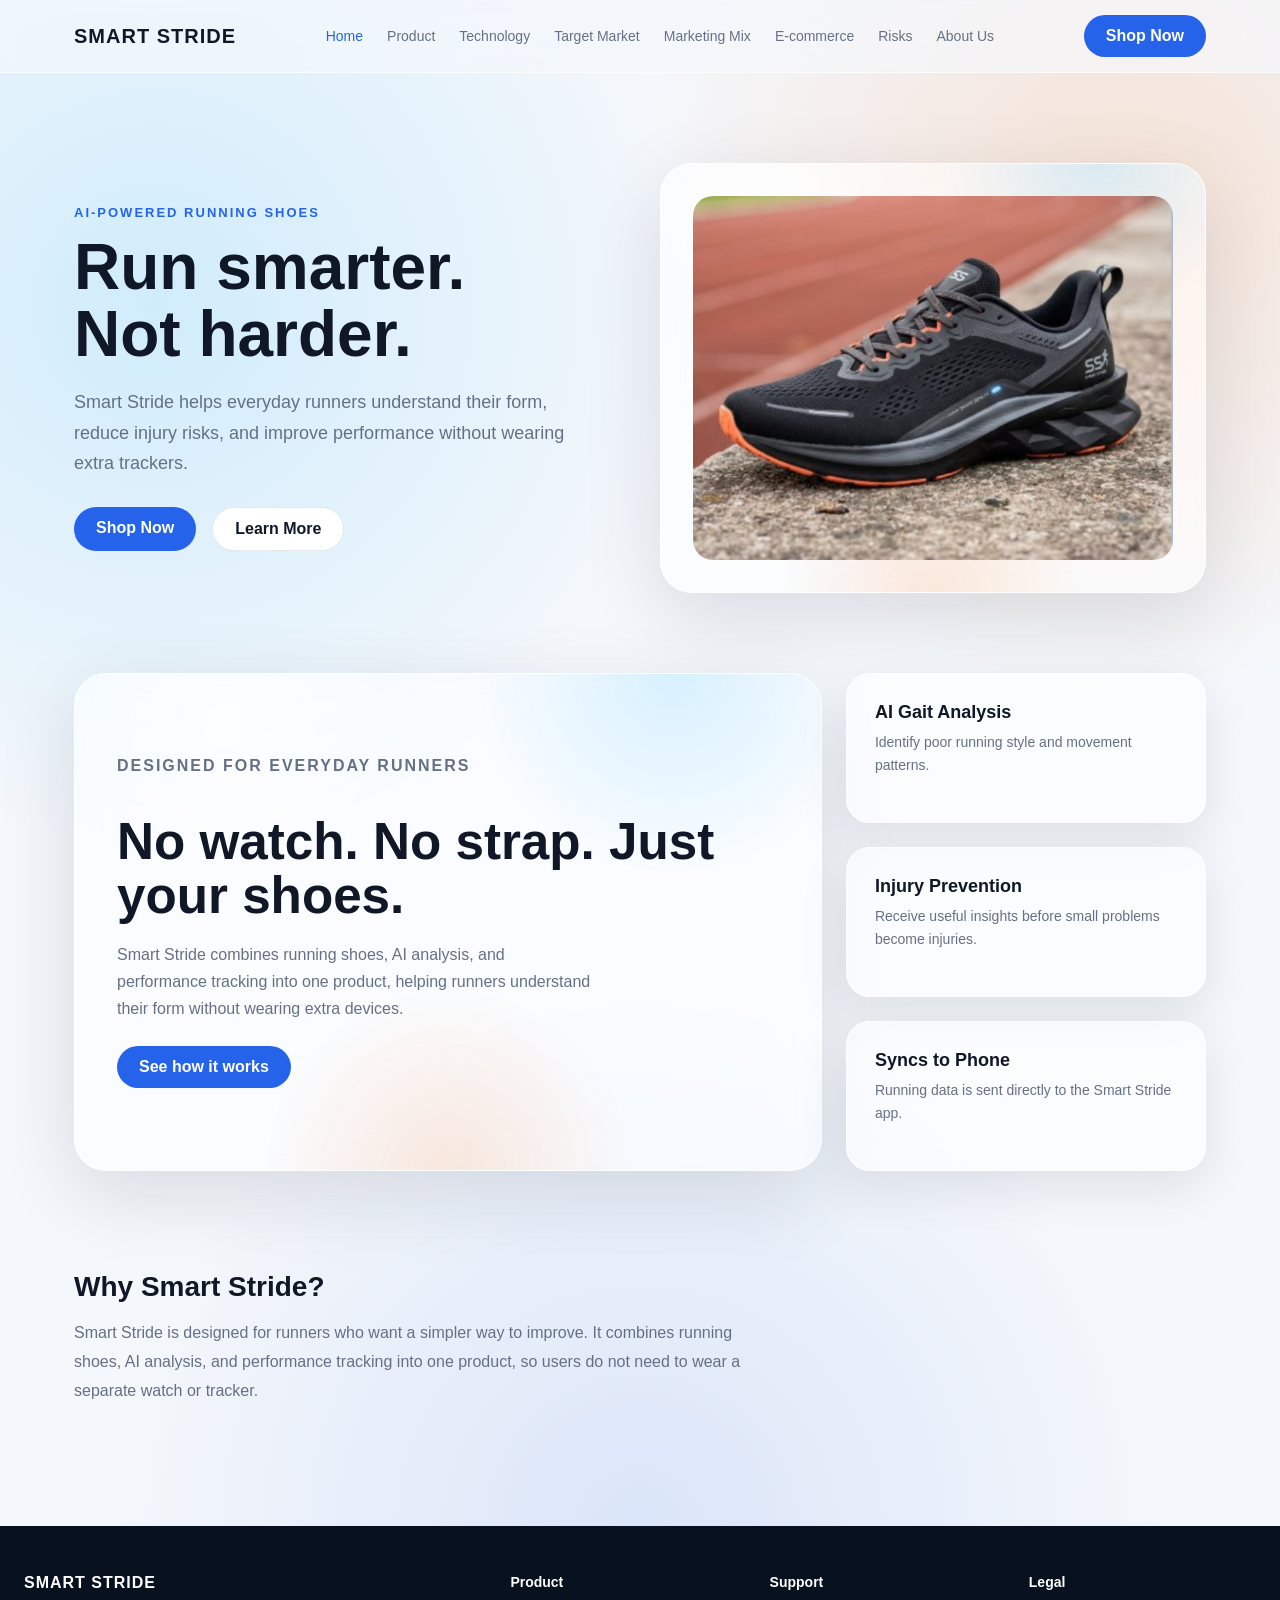
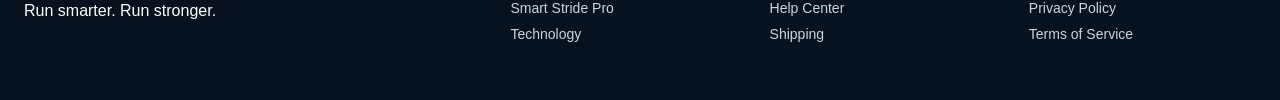
<file: index.html>
<!DOCTYPE html>
<html lang="en">
<head>
  <meta charset="UTF-8" />
  <meta name="viewport" content="width=device-width, initial-scale=1.0" />
  <title>Smart Stride | AI Running Shoes</title>
  <link rel="stylesheet" href="style.css" />
</head>
<body>

<header class="site-header">
  <nav class="navbar">
    <a href="index.html" class="logo">SMART STRIDE</a>
    <div class="nav-links">
      <a href="index.html" class="active">Home</a>
      <a href="product.html">Product</a>
      <a href="technology.html">Technology</a>
      <a href="market.html">Target Market</a>
      <a href="marketing-mix.html">Marketing Mix</a>
      <a href="app.html">E-commerce</a>
      <a href="risks.html">Risks</a>
      <a href="about.html">About Us</a>
    </div>
    <a href="product.html" class="nav-button">Shop Now</a>
    <button class="hamburger mobile-menu-toggle" aria-label="Menu"><span></span><span></span><span></span></button>
  </nav>
</header>

<main>
  <!-- Hero -->
  <section class="hero">
    <div class="hero-text">
      <p class="eyebrow">AI-Powered Running Shoes</p>
      <h1>Run smarter.<br>Not harder.</h1>
      <p class="hero-description">
        Smart Stride helps everyday runners understand their form,
        reduce injury risks, and improve performance without wearing
        extra trackers.
      </p>
      <div class="hero-actions">
        <a href="product.html" class="primary-button">Shop Now</a>
        <a href="technology.html" class="secondary-button">Learn More</a>
      </div>
    </div>
    <div class="hero-visual glass-panel">
      <img src="images/c32bb73f7a20022d4f56026666f3ae93.png" alt="Smart Stride running shoe">
    </div>
  </section>

  <!-- Editorial grid: spotlight + side cards -->
  <section class="editorial-grid">
    <article class="glass-panel spotlight-card">
      <p class="eyebrow">Designed for everyday runners</p>
      <h2>No watch. No strap. Just your shoes.</h2>
      <p>
        Smart Stride combines running shoes, AI analysis, and performance tracking
        into one product, helping runners understand their form without wearing
        extra devices.
      </p>
      <div>
        <a href="technology.html" class="primary-button">See how it works</a>
      </div>
    </article>

    <div class="side-stack">
      <article class="glass-card side-card">
        <h3>AI Gait Analysis</h3>
        <p>Identify poor running style and movement patterns.</p>
      </article>
      <article class="glass-card side-card">
        <h3>Injury Prevention</h3>
        <p>Receive useful insights before small problems become injuries.</p>
      </article>
      <article class="glass-card side-card">
        <h3>Syncs to Phone</h3>
        <p>Running data is sent directly to the Smart Stride app.</p>
      </article>
    </div>
  </section>

  <!-- Why Smart Stride -->
  <section class="why-section">
    <h2>Why Smart Stride?</h2>
    <p>
      Smart Stride is designed for runners who want a simpler way to improve.
      It combines running shoes, AI analysis, and performance tracking into
      one product, so users do not need to wear a separate watch or tracker.
    </p>
  </section>
</main>

<footer class="site-footer">
  <div>
    <h3>SMART STRIDE</h3>
    <p>Run smarter. Run stronger.</p>
  </div>
  <div>
    <h4>Product</h4>
    <a href="product.html">Smart Stride Pro</a>
    <a href="technology.html">Technology</a>
  </div>
  <div>
    <h4>Support</h4>
    <a href="#">Help Center</a>
    <a href="#">Shipping</a>
  </div>
  <div>
    <h4>Legal</h4>
    <a href="risks.html">Privacy Policy</a>
    <a href="#">Terms of Service</a>
  </div>
</footer>

<script src="script.js"></script>
</body>
</html>
</file>
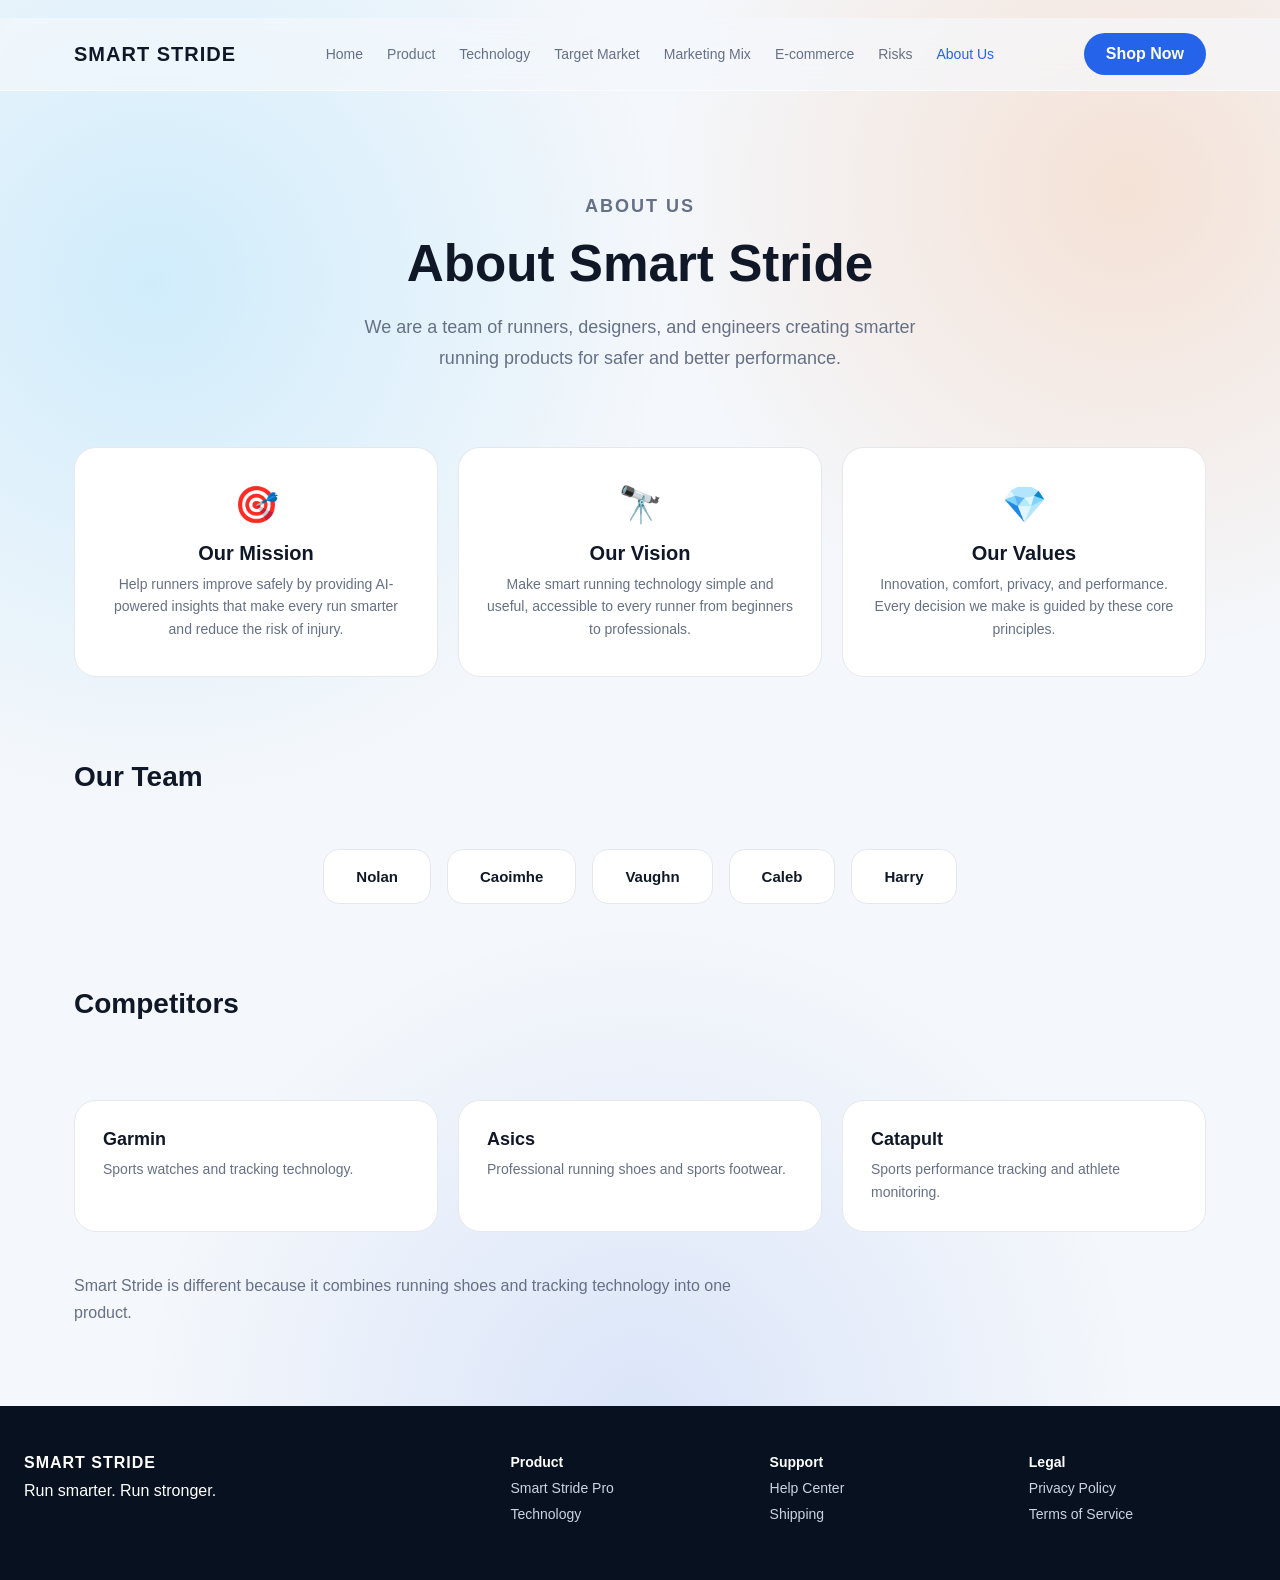
<file: about.html>
﻿﻿﻿<!DOCTYPE html>
<html lang="en">
<head>
  <meta charset="UTF-8" />
  <meta name="viewport" content="width=device-width, initial-scale=1.0" />
  <title>About Us -Smart Stride</title>
  <link rel="stylesheet" href="style.css" />
</head>
<body>

<header class="site-header">
  <nav class="navbar">
    <a href="index.html" class="logo">SMART STRIDE</a>
    <div class="nav-links">
      <a href="index.html">Home</a>
      <a href="product.html">Product</a>
      <a href="technology.html">Technology</a>
      <a href="market.html">Target Market</a>
      <a href="marketing-mix.html">Marketing Mix</a>
      <a href="app.html">E-commerce</a>
      <a href="risks.html">Risks</a>
      <a href="about.html" class="active">About Us</a>
    </div>
    <a href="product.html" class="nav-button">Shop Now</a>
    <button class="hamburger mobile-menu-toggle" aria-label="Menu"><span></span><span></span><span></span></button>
  </nav>
</header>

<main>
  <section class="page-hero simple">
    <p class="eyebrow">About Us</p>
    <h1>About Smart Stride</h1>
    <p>We are a team of runners, designers, and engineers creating smarter running products for safer and better performance.</p>
  </section>

  <section class="about-content">
    <div class="values-grid">
      <article class="value-card">
        <div class="icon">🎯</div>
        <h3>Our Mission</h3>
        <p>Help runners improve safely by providing AI-powered insights that make every run smarter and reduce the risk of injury.</p>
      </article>
      <article class="value-card">
        <div class="icon">🔭</div>
        <h3>Our Vision</h3>
        <p>Make smart running technology simple and useful, accessible to every runner from beginners to professionals.</p>
      </article>
      <article class="value-card">
        <div class="icon">💎</div>
        <h3>Our Values</h3>
        <p>Innovation, comfort, privacy, and performance. Every decision we make is guided by these core principles.</p>
      </article>
    </div>
  </section>

  <!-- Team -->
  <section class="info-section">
    <h2>Our Team</h2>
  </section>
  <section style="max-width:1180px;margin:0 auto;padding:0 24px 60px">
    <div style="display:flex;gap:16px;flex-wrap:wrap;justify-content:center">
      <div style="padding:18px 32px;background:var(--card);border:1px solid var(--border);border-radius:16px;font-weight:700;font-size:15px">Nolan</div>
      <div style="padding:18px 32px;background:var(--card);border:1px solid var(--border);border-radius:16px;font-weight:700;font-size:15px">Caoimhe</div>
      <div style="padding:18px 32px;background:var(--card);border:1px solid var(--border);border-radius:16px;font-weight:700;font-size:15px">Vaughn</div>
      <div style="padding:18px 32px;background:var(--card);border:1px solid var(--border);border-radius:16px;font-weight:700;font-size:15px">Caleb</div>
      <div style="padding:18px 32px;background:var(--card);border:1px solid var(--border);border-radius:16px;font-weight:700;font-size:15px">Harry</div>
    </div>
  </section>

  <!-- Competitors -->
  <section class="info-section">
    <h2>Competitors</h2>
  </section>
  <section class="competitor-grid">
    <article class="competitor-card">
      <h3>Garmin</h3>
      <p>Sports watches and tracking technology.</p>
    </article>
    <article class="competitor-card">
      <h3>Asics</h3>
      <p>Professional running shoes and sports footwear.</p>
    </article>
    <article class="competitor-card">
      <h3>Catapult</h3>
      <p>Sports performance tracking and athlete monitoring.</p>
    </article>
  </section>
  <section class="info-section" style="padding-top:0">
    <p>Smart Stride is different because it combines running shoes and tracking technology into one product.</p>
  </section>
</main>

<footer class="site-footer">
  <div>
    <h3>SMART STRIDE</h3>
    <p>Run smarter. Run stronger.</p>
  </div>
  <div>
    <h4>Product</h4>
    <a href="product.html">Smart Stride Pro</a>
    <a href="technology.html">Technology</a>
  </div>
  <div>
    <h4>Support</h4>
    <a href="#">Help Center</a>
    <a href="#">Shipping</a>
  </div>
  <div>
    <h4>Legal</h4>
    <a href="risks.html">Privacy Policy</a>
    <a href="#">Terms of Service</a>
  </div>
</footer>

<script src="script.js"></script>
</body>
</html>
</file>
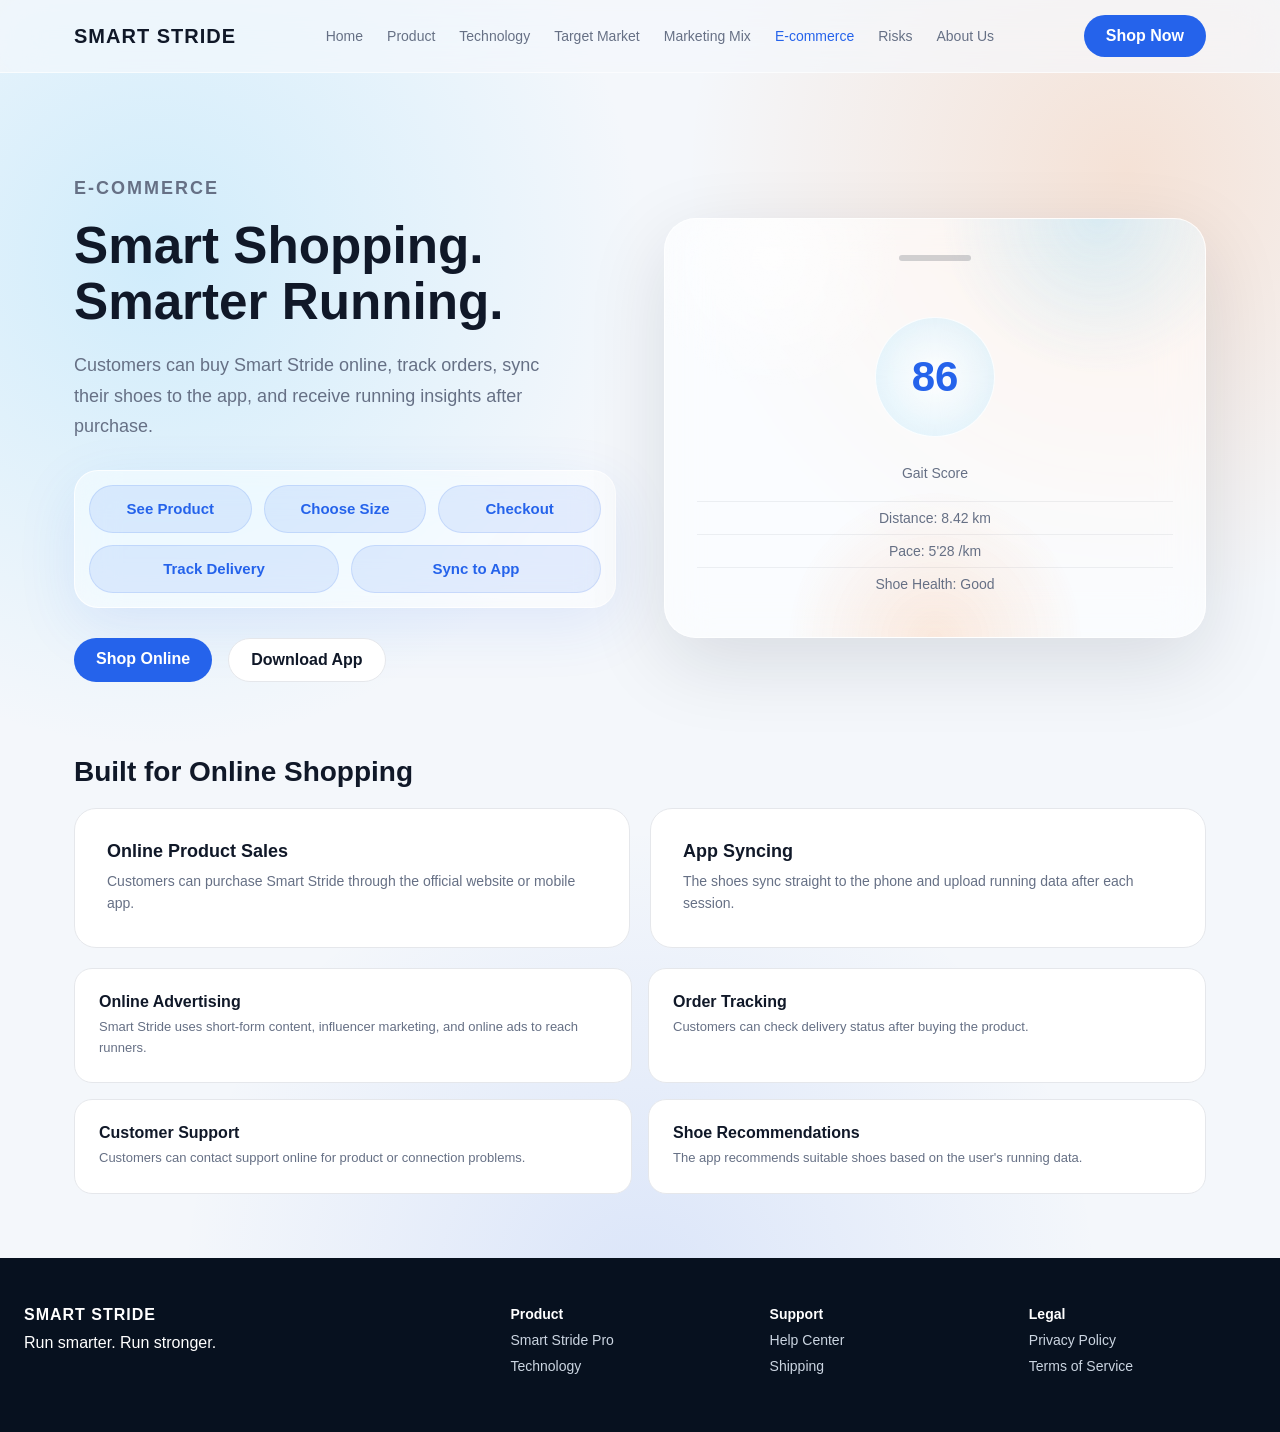
<file: app.html>
<!DOCTYPE html>
<html lang="en">
<head>
  <meta charset="UTF-8" />
  <meta name="viewport" content="width=device-width, initial-scale=1.0" />
  <title>E-commerce - Smart Stride</title>
  <link rel="stylesheet" href="style.css" />
</head>
<body>

<header class="site-header">
  <nav class="navbar">
    <a href="index.html" class="logo">SMART STRIDE</a>
    <div class="nav-links">
      <a href="index.html">Home</a>
      <a href="product.html">Product</a>
      <a href="technology.html">Technology</a>
      <a href="market.html">Target Market</a>
      <a href="marketing-mix.html">Marketing Mix</a>
      <a href="app.html" class="active">E-commerce</a>
      <a href="risks.html">Risks</a>
      <a href="about.html">About Us</a>
    </div>
    <a href="product.html" class="nav-button">Shop Now</a>
    <button class="hamburger mobile-menu-toggle" aria-label="Menu"><span></span><span></span><span></span></button>
  </nav>
</header>

<main>
  <section class="ecom-hero">
    <div>
      <p class="eyebrow">E-commerce</p>
      <h1>Smart Shopping.<br>Smarter Running.</h1>
      <p>Customers can buy Smart Stride online, track orders, sync their shoes to the app, and receive running insights after purchase.</p>
      <div class="commerce-flow-clean" aria-label="E-commerce process">
        <div class="flow-step">See Product</div>
        <div class="flow-step">Choose Size</div>
        <div class="flow-step">Checkout</div>
        <div class="flow-step">Track Delivery</div>
        <div class="flow-step">Sync to App</div>
      </div>
      <div class="hero-actions" style="margin-top:28px">
        <a class="primary-button" href="product.html">Shop Online</a>
        <a class="secondary-button" href="#">Download App</a>
      </div>
    </div>

    <div class="phone-mockup glass-panel">
      <div class="phone-top"></div>
      <div class="run-score">86</div>
      <p style="text-align:center;font-size:14px;color:var(--muted);margin-top:8px">Gait Score</p>
      <ul class="phone-stats">
        <li>Distance: 8.42 km</li>
        <li>Pace: 5'28 /km</li>
        <li>Shoe Health: Good</li>
      </ul>
    </div>
  </section>

  <section class="ecom-features">
    <h2>Built for Online Shopping</h2>
    <div class="ecom-editorial">
      <article class="ecom-large">
        <h3>Online Product Sales</h3>
        <p>Customers can purchase Smart Stride through the official website or mobile app.</p>
      </article>
      <article class="ecom-large">
        <h3>App Syncing</h3>
        <p>The shoes sync straight to the phone and upload running data after each session.</p>
      </article>
      <div class="ecom-small-grid">
        <article class="ecom-small">
          <h3>Online Advertising</h3>
          <p>Smart Stride uses short-form content, influencer marketing, and online ads to reach runners.</p>
        </article>
        <article class="ecom-small">
          <h3>Order Tracking</h3>
          <p>Customers can check delivery status after buying the product.</p>
        </article>
        <article class="ecom-small">
          <h3>Customer Support</h3>
          <p>Customers can contact support online for product or connection problems.</p>
        </article>
        <article class="ecom-small">
          <h3>Shoe Recommendations</h3>
          <p>The app recommends suitable shoes based on the user's running data.</p>
        </article>
      </div>
    </div>
  </section>
</main>

<footer class="site-footer">
  <div>
    <h3>SMART STRIDE</h3>
    <p>Run smarter. Run stronger.</p>
  </div>
  <div>
    <h4>Product</h4>
    <a href="product.html">Smart Stride Pro</a>
    <a href="technology.html">Technology</a>
  </div>
  <div>
    <h4>Support</h4>
    <a href="#">Help Center</a>
    <a href="#">Shipping</a>
  </div>
  <div>
    <h4>Legal</h4>
    <a href="risks.html">Privacy Policy</a>
    <a href="#">Terms of Service</a>
  </div>
</footer>

<script src="script.js"></script>
</body>
</html>
</file>
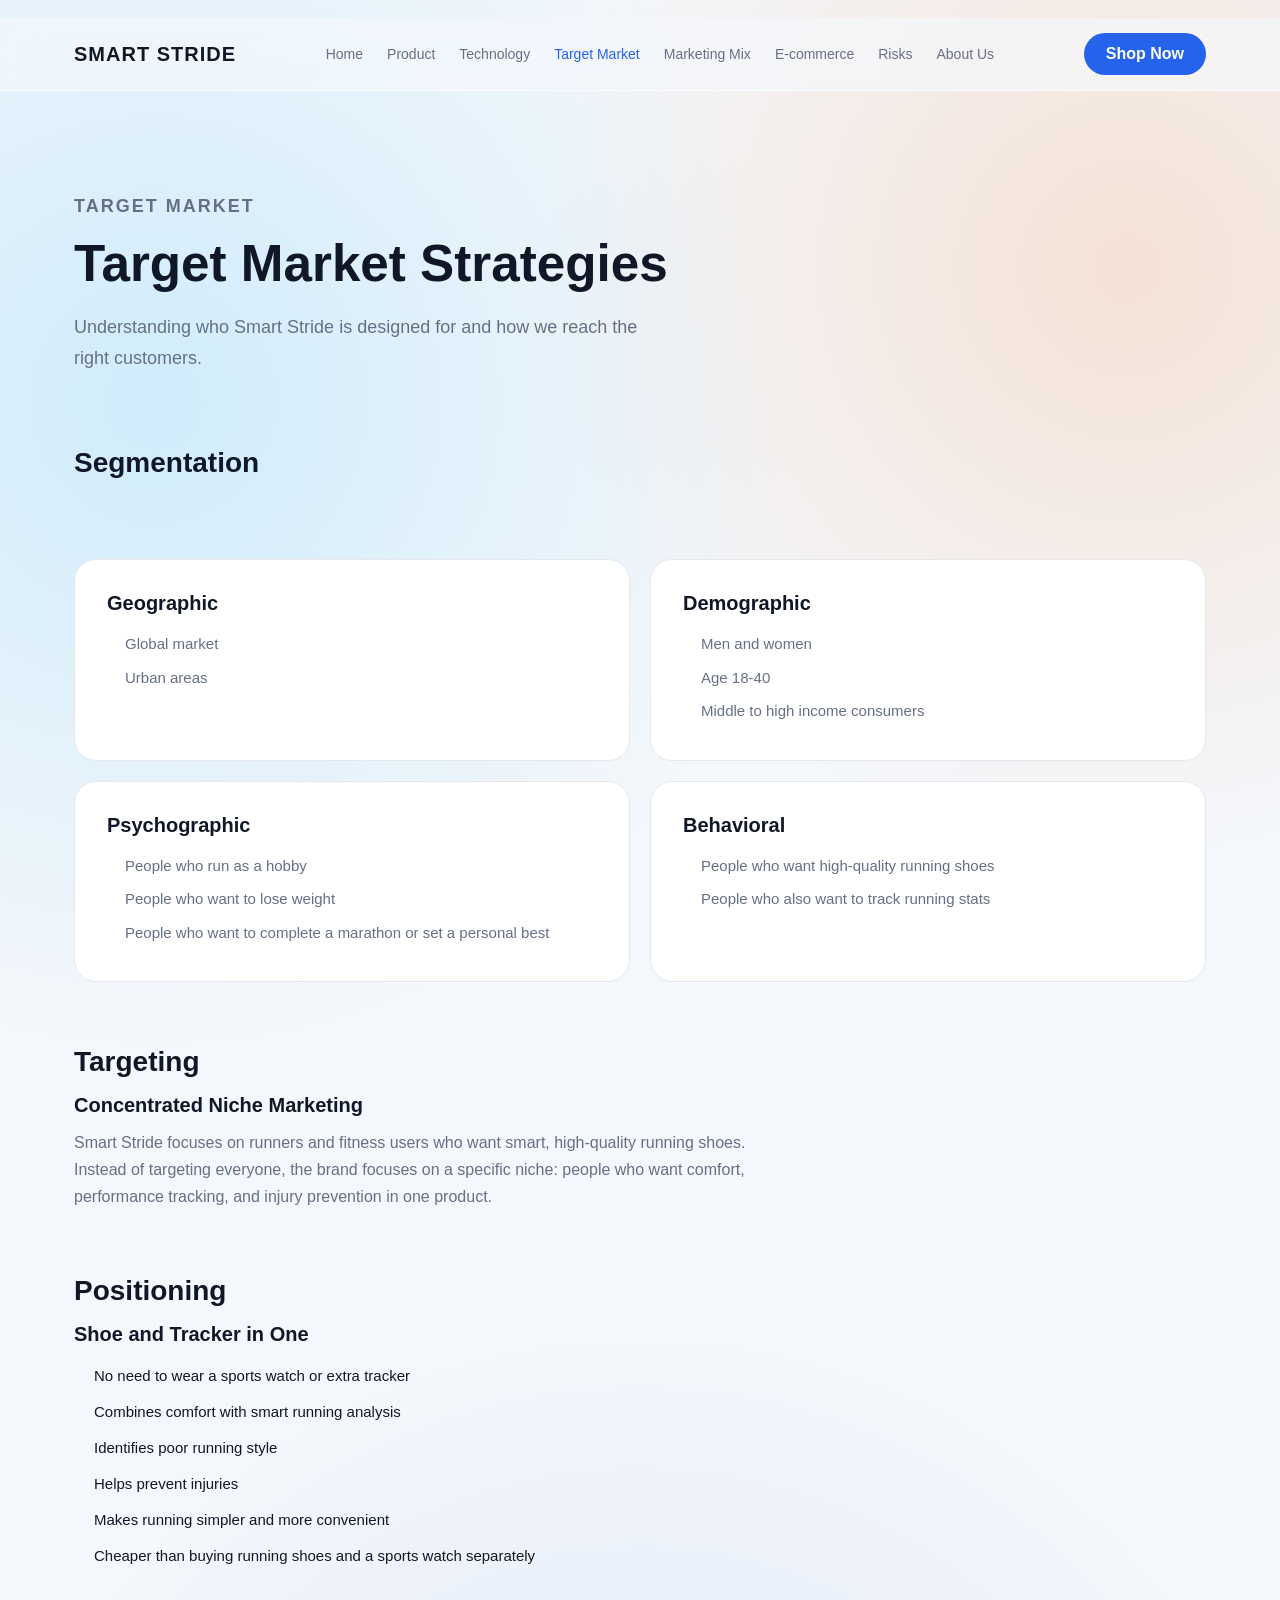
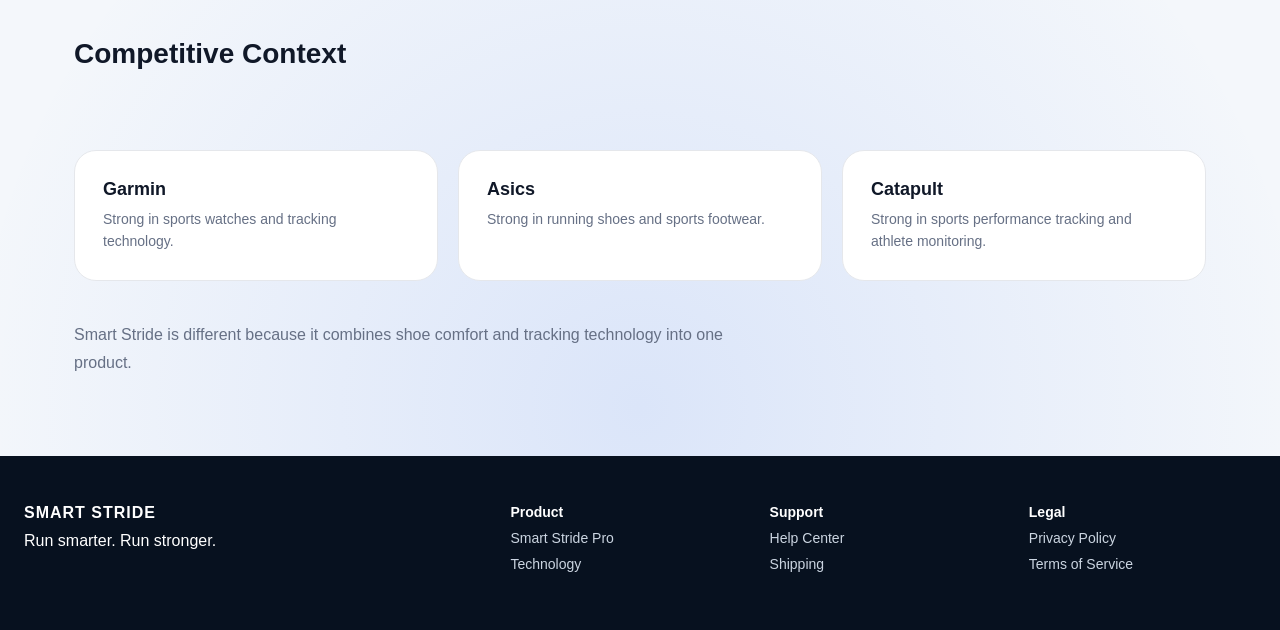
<file: market.html>
﻿﻿﻿<!DOCTYPE html>
<html lang="en">
<head>
  <meta charset="UTF-8" />
  <meta name="viewport" content="width=device-width, initial-scale=1.0" />
  <title>Target Market -Smart Stride</title>
  <link rel="stylesheet" href="style.css" />
</head>
<body>

<header class="site-header">
  <nav class="navbar">
    <a href="index.html" class="logo">SMART STRIDE</a>
    <div class="nav-links">
      <a href="index.html">Home</a>
      <a href="product.html">Product</a>
      <a href="technology.html">Technology</a>
      <a href="market.html" class="active">Target Market</a>
      <a href="marketing-mix.html">Marketing Mix</a>
      <a href="app.html">E-commerce</a>
      <a href="risks.html">Risks</a>
      <a href="about.html">About Us</a>
    </div>
    <a href="product.html" class="nav-button">Shop Now</a>
    <button class="hamburger mobile-menu-toggle" aria-label="Menu"><span></span><span></span><span></span></button>
  </nav>
</header>

<main>
  <section class="page-hero">
    <p class="eyebrow">Target Market</p>
    <h1>Target Market Strategies</h1>
    <p>Understanding who Smart Stride is designed for and how we reach the right customers.</p>
  </section>

  <!-- Segmentation -->
  <section class="info-section">
    <h2>Segmentation</h2>
  </section>
  <section class="market-grid">
    <article class="market-card">
      <h3>Geographic</h3>
      <ul>
        <li>Global market</li>
        <li>Urban areas</li>
      </ul>
    </article>
    <article class="market-card">
      <h3>Demographic</h3>
      <ul>
        <li>Men and women</li>
        <li>Age 18-40</li>
        <li>Middle to high income consumers</li>
      </ul>
    </article>
    <article class="market-card">
      <h3>Psychographic</h3>
      <ul>
        <li>People who run as a hobby</li>
        <li>People who want to lose weight</li>
        <li>People who want to complete a marathon or set a personal best</li>
      </ul>
    </article>
    <article class="market-card">
      <h3>Behavioral</h3>
      <ul>
        <li>People who want high-quality running shoes</li>
        <li>People who also want to track running stats</li>
      </ul>
    </article>
  </section>

  <!-- Targeting -->
  <section class="info-section">
    <h2>Targeting</h2>
    <h3 style="margin-top:16px;font-size:20px">Concentrated Niche Marketing</h3>
    <p style="margin-top:12px">Smart Stride focuses on runners and fitness users who want smart, high-quality running shoes. Instead of targeting everyone, the brand focuses on a specific niche: people who want comfort, performance tracking, and injury prevention in one product.</p>
  </section>

  <!-- Positioning -->
  <section class="info-section">
    <h2>Positioning</h2>
    <h3 style="margin-top:16px;font-size:20px">Shoe and Tracker in One</h3>
    <ul style="margin-top:12px">
      <li>No need to wear a sports watch or extra tracker</li>
      <li>Combines comfort with smart running analysis</li>
      <li>Identifies poor running style</li>
      <li>Helps prevent injuries</li>
      <li>Makes running simpler and more convenient</li>
      <li>Cheaper than buying running shoes and a sports watch separately</li>
    </ul>
  </section>

  <!-- Competitive Context -->
  <section class="info-section">
    <h2>Competitive Context</h2>
  </section>
  <section class="competitor-grid">
    <article class="competitor-card">
      <h3>Garmin</h3>
      <p>Strong in sports watches and tracking technology.</p>
    </article>
    <article class="competitor-card">
      <h3>Asics</h3>
      <p>Strong in running shoes and sports footwear.</p>
    </article>
    <article class="competitor-card">
      <h3>Catapult</h3>
      <p>Strong in sports performance tracking and athlete monitoring.</p>
    </article>
  </section>
  <section class="info-section" style="padding-top:0">
    <p>Smart Stride is different because it combines shoe comfort and tracking technology into one product.</p>
  </section>
</main>

<footer class="site-footer">
  <div>
    <h3>SMART STRIDE</h3>
    <p>Run smarter. Run stronger.</p>
  </div>
  <div>
    <h4>Product</h4>
    <a href="product.html">Smart Stride Pro</a>
    <a href="technology.html">Technology</a>
  </div>
  <div>
    <h4>Support</h4>
    <a href="#">Help Center</a>
    <a href="#">Shipping</a>
  </div>
  <div>
    <h4>Legal</h4>
    <a href="risks.html">Privacy Policy</a>
    <a href="#">Terms of Service</a>
  </div>
</footer>

<script src="script.js"></script>
</body>
</html>
</file>
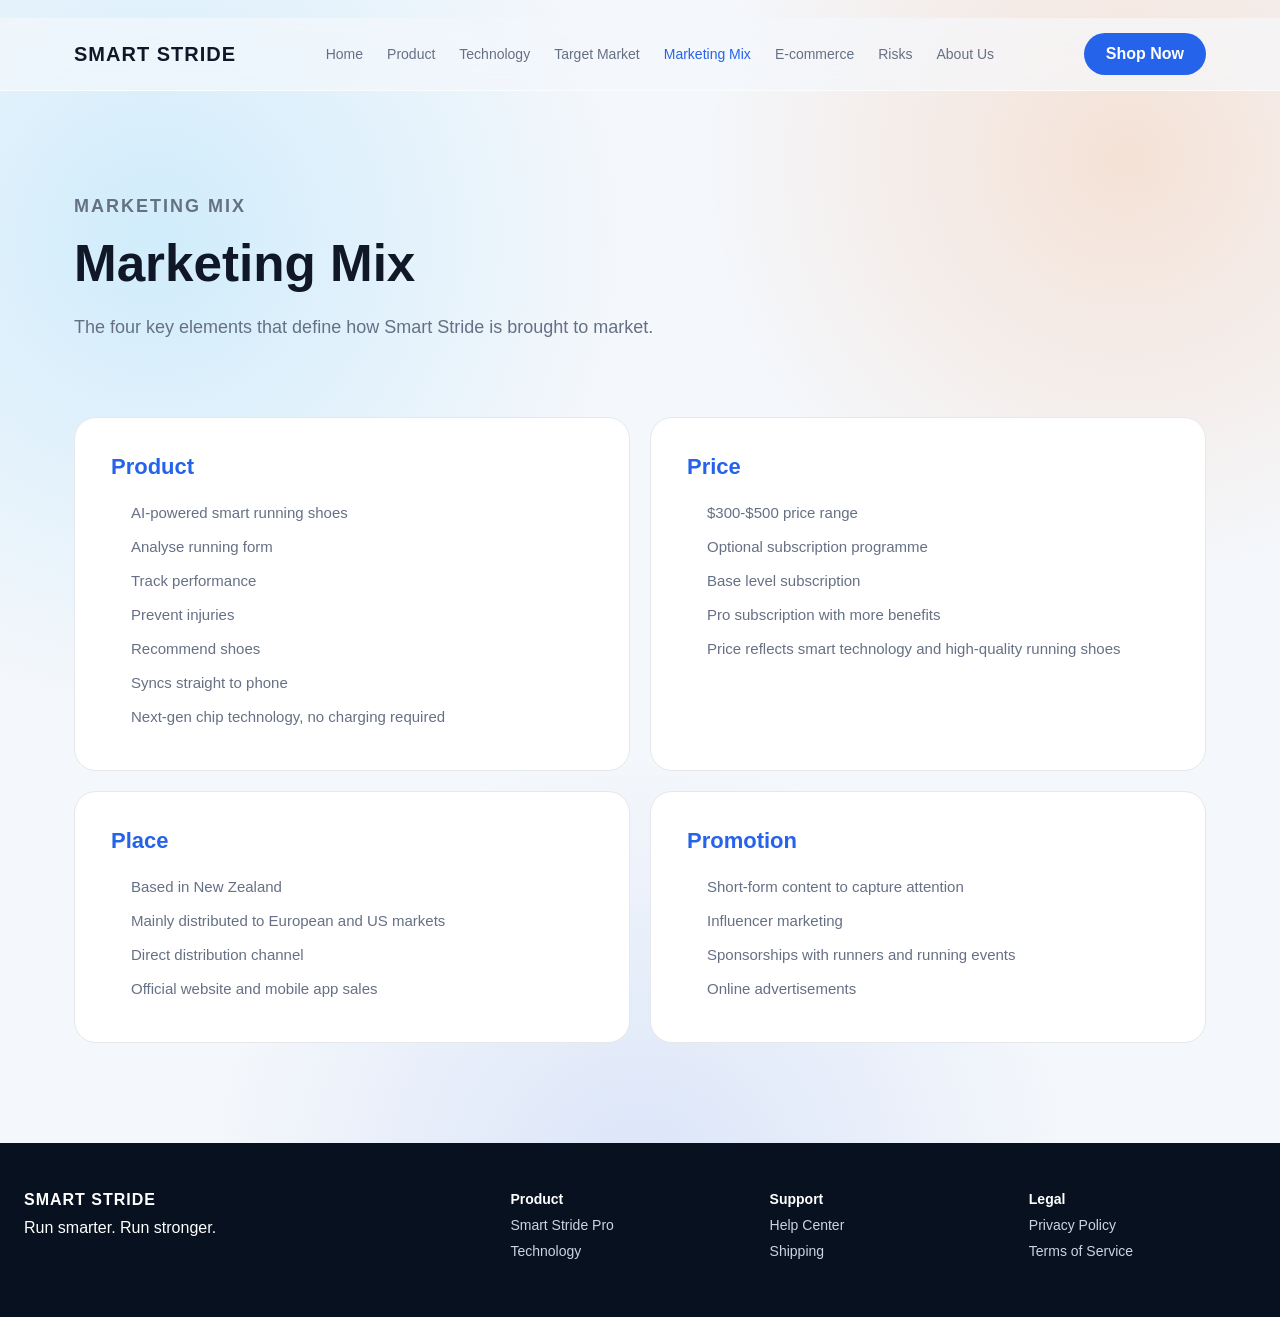
<file: marketing-mix.html>
﻿﻿﻿<!DOCTYPE html>
<html lang="en">
<head>
  <meta charset="UTF-8" />
  <meta name="viewport" content="width=device-width, initial-scale=1.0" />
  <title>Marketing Mix -Smart Stride</title>
  <link rel="stylesheet" href="style.css" />
</head>
<body>

<header class="site-header">
  <nav class="navbar">
    <a href="index.html" class="logo">SMART STRIDE</a>
    <div class="nav-links">
      <a href="index.html">Home</a>
      <a href="product.html">Product</a>
      <a href="technology.html">Technology</a>
      <a href="market.html">Target Market</a>
      <a href="marketing-mix.html" class="active">Marketing Mix</a>
      <a href="app.html">E-commerce</a>
      <a href="risks.html">Risks</a>
      <a href="about.html">About Us</a>
    </div>
    <a href="product.html" class="nav-button">Shop Now</a>
    <button class="hamburger mobile-menu-toggle" aria-label="Menu"><span></span><span></span><span></span></button>
  </nav>
</header>

<main>
  <section class="page-hero">
    <p class="eyebrow">Marketing Mix</p>
    <h1>Marketing Mix</h1>
    <p>The four key elements that define how Smart Stride is brought to market.</p>
  </section>

  <section class="mix-grid">
    <article class="mix-card">
      <h3>Product</h3>
      <ul>
        <li>AI-powered smart running shoes</li>
        <li>Analyse running form</li>
        <li>Track performance</li>
        <li>Prevent injuries</li>
        <li>Recommend shoes</li>
        <li>Syncs straight to phone</li>
        <li>Next-gen chip technology, no charging required</li>
      </ul>
    </article>
    <article class="mix-card">
      <h3>Price</h3>
      <ul>
        <li>$300-$500 price range</li>
        <li>Optional subscription programme</li>
        <li>Base level subscription</li>
        <li>Pro subscription with more benefits</li>
        <li>Price reflects smart technology and high-quality running shoes</li>
      </ul>
    </article>
    <article class="mix-card">
      <h3>Place</h3>
      <ul>
        <li>Based in New Zealand</li>
        <li>Mainly distributed to European and US markets</li>
        <li>Direct distribution channel</li>
        <li>Official website and mobile app sales</li>
      </ul>
    </article>
    <article class="mix-card">
      <h3>Promotion</h3>
      <ul>
        <li>Short-form content to capture attention</li>
        <li>Influencer marketing</li>
        <li>Sponsorships with runners and running events</li>
        <li>Online advertisements</li>
      </ul>
    </article>
  </section>
</main>

<footer class="site-footer">
  <div>
    <h3>SMART STRIDE</h3>
    <p>Run smarter. Run stronger.</p>
  </div>
  <div>
    <h4>Product</h4>
    <a href="product.html">Smart Stride Pro</a>
    <a href="technology.html">Technology</a>
  </div>
  <div>
    <h4>Support</h4>
    <a href="#">Help Center</a>
    <a href="#">Shipping</a>
  </div>
  <div>
    <h4>Legal</h4>
    <a href="risks.html">Privacy Policy</a>
    <a href="#">Terms of Service</a>
  </div>
</footer>

<script src="script.js"></script>
</body>
</html>
</file>
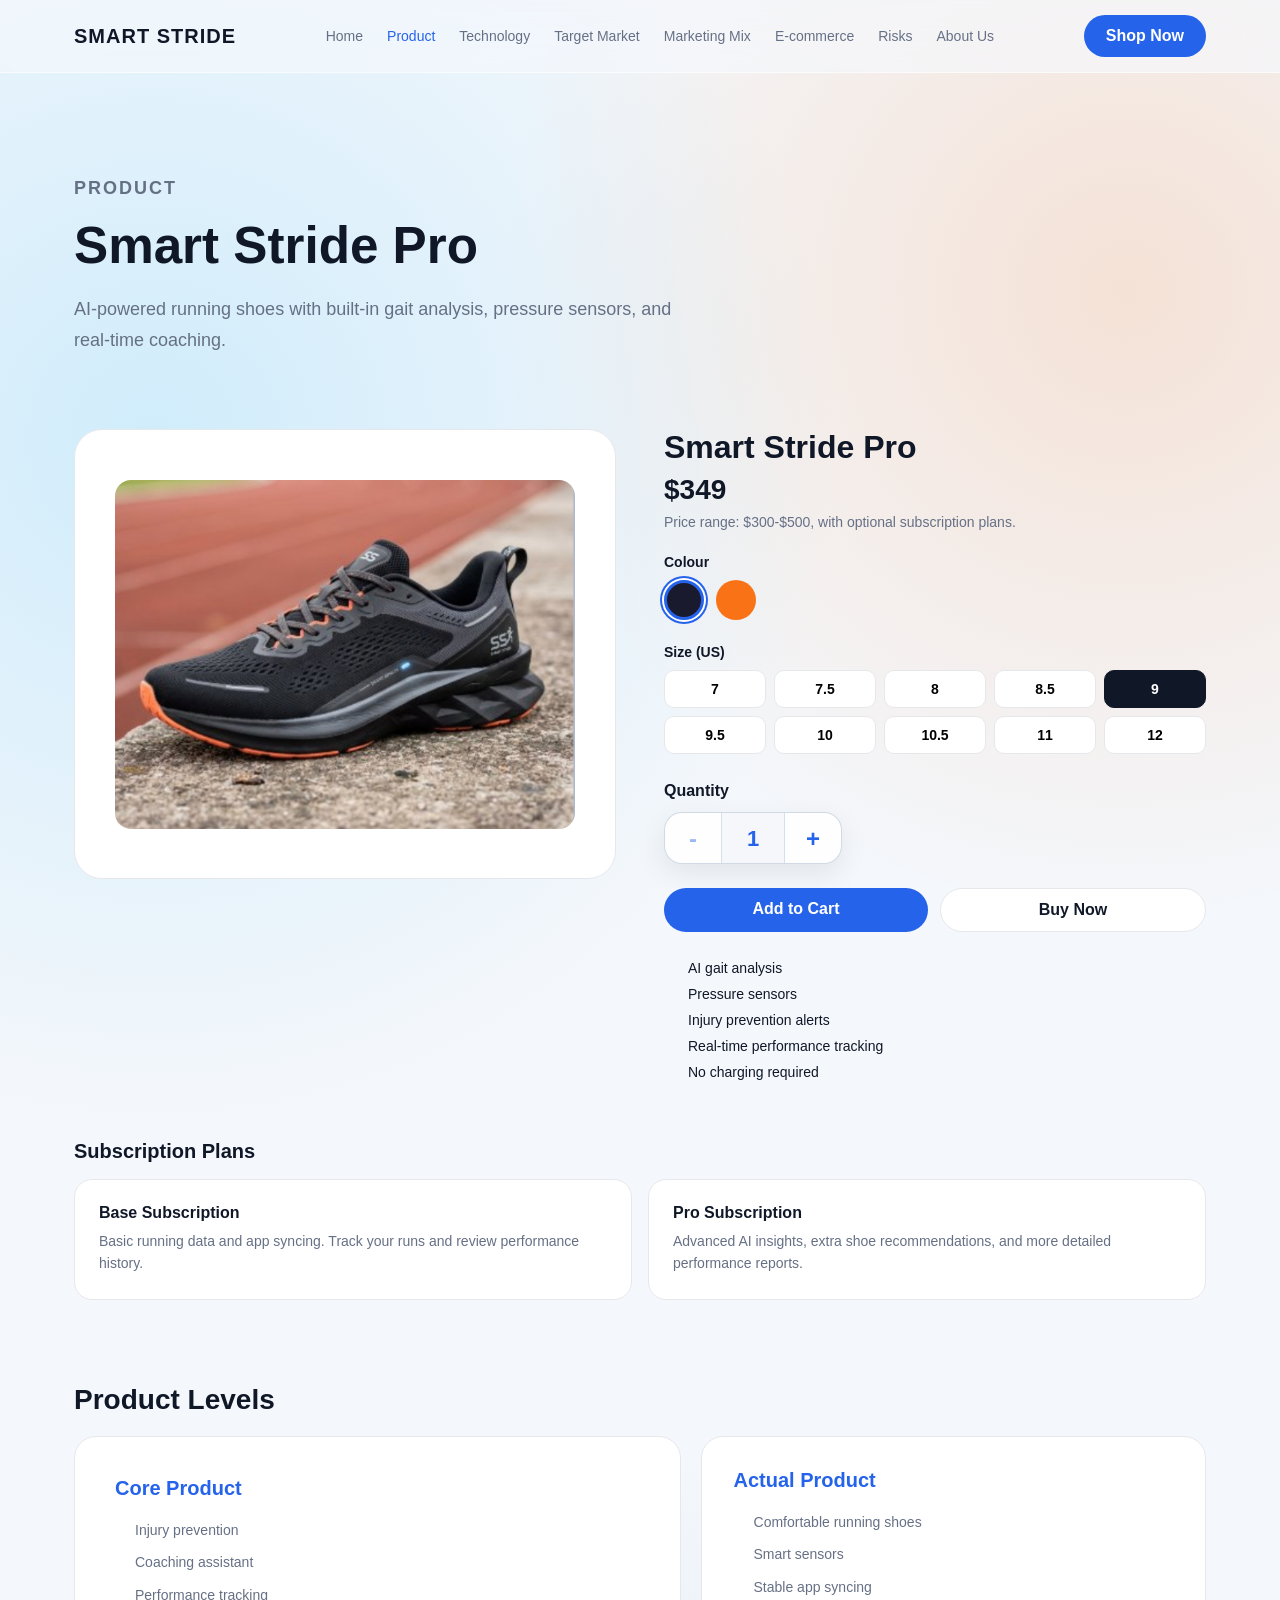
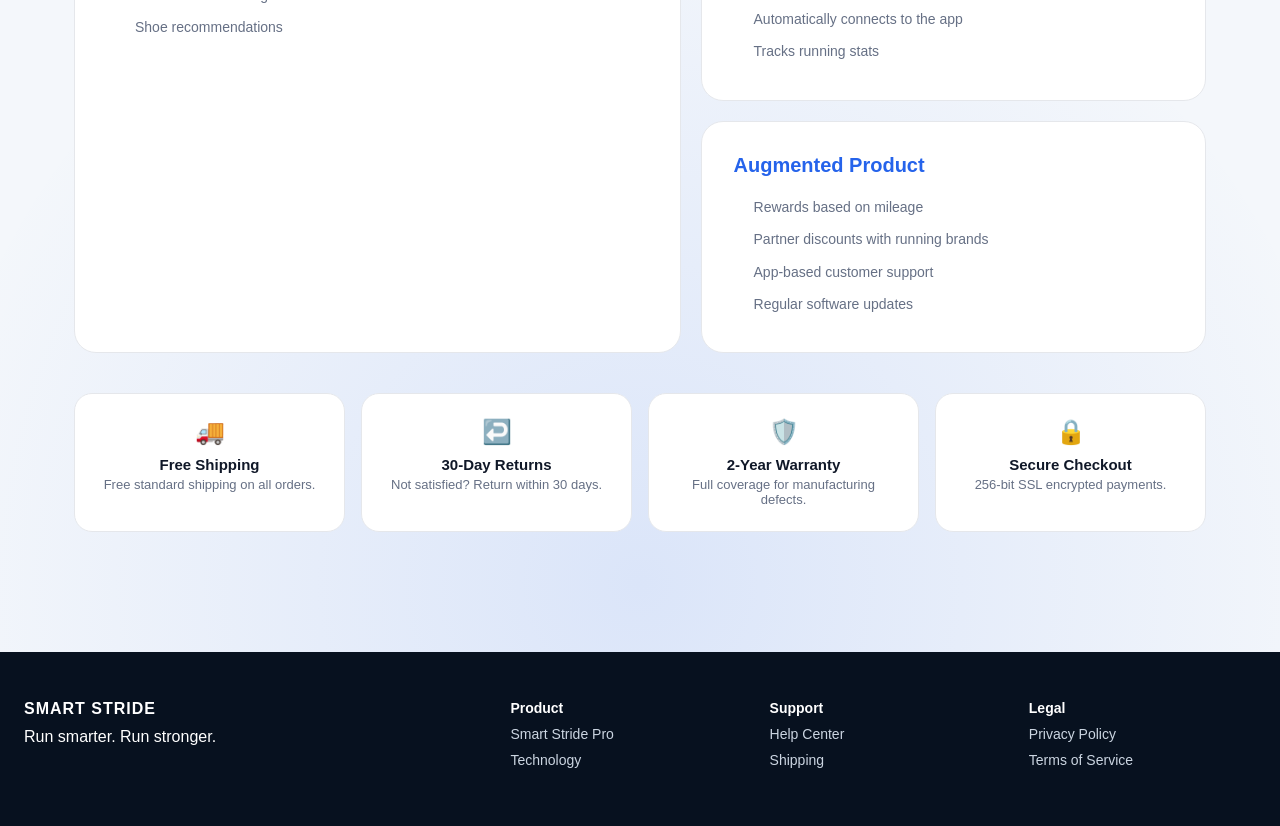
<file: product.html>
<!DOCTYPE html>
<html lang="en">
<head>
  <meta charset="UTF-8" />
  <meta name="viewport" content="width=device-width, initial-scale=1.0" />
  <title>Product - Smart Stride</title>
  <link rel="stylesheet" href="style.css" />
</head>
<body>

<header class="site-header">
  <nav class="navbar">
    <a href="index.html" class="logo">SMART STRIDE</a>
    <div class="nav-links">
      <a href="index.html">Home</a>
      <a href="product.html" class="active">Product</a>
      <a href="technology.html">Technology</a>
      <a href="market.html">Target Market</a>
      <a href="marketing-mix.html">Marketing Mix</a>
      <a href="app.html">E-commerce</a>
      <a href="risks.html">Risks</a>
      <a href="about.html">About Us</a>
    </div>
    <a href="product.html" class="nav-button">Shop Now</a>
    <button class="hamburger mobile-menu-toggle" aria-label="Menu"><span></span><span></span><span></span></button>
  </nav>
</header>

<main>
  <section class="page-hero">
    <p class="eyebrow">Product</p>
    <h1>Smart Stride Pro</h1>
    <p>AI-powered running shoes with built-in gait analysis, pressure sensors, and real-time coaching.</p>
  </section>

  <section class="product-layout">
    <div class="product-image-box">
      <img src="images/c32bb73f7a20022d4f56026666f3ae93.png" alt="Smart Stride Pro" style="max-width:100%;border-radius:16px">
    </div>
    <div class="product-details">
      <h2>Smart Stride Pro</h2>
      <div class="product-price">$349</div>
      <p style="font-size:14px;color:var(--muted);margin-bottom:24px">Price range: $300-$500, with optional subscription plans.</p>

      <span class="option-label">Colour</span>
      <div class="color-options">
        <button class="color-btn black active" title="Jet Black"></button>
        <button class="color-btn orange" title="Solar Orange"></button>
      </div>

      <span class="option-label">Size (US)</span>
      <div class="size-grid">
        <button class="size-btn">7</button>
        <button class="size-btn">7.5</button>
        <button class="size-btn">8</button>
        <button class="size-btn">8.5</button>
        <button class="size-btn active">9</button>
        <button class="size-btn">9.5</button>
        <button class="size-btn">10</button>
        <button class="size-btn">10.5</button>
        <button class="size-btn">11</button>
        <button class="size-btn">12</button>
      </div>

      <div class="quantity-section">
        <label for="quantityValue">Quantity</label>
        <div class="quantity-control">
          <button type="button" class="quantity-btn" id="decreaseQty" aria-label="Decrease quantity">-</button>
          <span class="quantity-value" id="quantityValue">1</span>
          <button type="button" class="quantity-btn" id="increaseQty" aria-label="Increase quantity">+</button>
        </div>
      </div>

      <div class="action-buttons">
        <a href="#" class="primary-button">Add to Cart</a>
        <a href="#" class="secondary-button">Buy Now</a>
      </div>

      <ul class="product-features">
        <li>AI gait analysis</li>
        <li>Pressure sensors</li>
        <li>Injury prevention alerts</li>
        <li>Real-time performance tracking</li>
        <li>No charging required</li>
      </ul>
    </div>
  </section>

  <!-- Subscription -->
  <section class="subscription-section">
    <h3>Subscription Plans</h3>
    <div class="sub-grid">
      <div class="sub-card">
        <h4>Base Subscription</h4>
        <p>Basic running data and app syncing. Track your runs and review performance history.</p>
      </div>
      <div class="sub-card">
        <h4>Pro Subscription</h4>
        <p>Advanced AI insights, extra shoe recommendations, and more detailed performance reports.</p>
      </div>
    </div>
  </section>

  <!-- Product Levels -->
  <section class="product-levels">
    <h2>Product Levels</h2>
    <div class="levels-editorial">
      <article class="level-card spotlight">
        <h3>Core Product</h3>
        <ul>
          <li>Injury prevention</li>
          <li>Coaching assistant</li>
          <li>Performance tracking</li>
          <li>Shoe recommendations</li>
        </ul>
      </article>
      <article class="level-card">
        <h3>Actual Product</h3>
        <ul>
          <li>Comfortable running shoes</li>
          <li>Smart sensors</li>
          <li>Stable app syncing</li>
          <li>Automatically connects to the app</li>
          <li>Tracks running stats</li>
        </ul>
      </article>
      <article class="level-card">
        <h3>Augmented Product</h3>
        <ul>
          <li>Rewards based on mileage</li>
          <li>Partner discounts with running brands</li>
          <li>App-based customer support</li>
          <li>Regular software updates</li>
        </ul>
      </article>
    </div>
  </section>

  <section class="shipping-grid">
    <div class="ship-card">
      <div class="icon">🚚</div>
      <h4>Free Shipping</h4>
      <p>Free standard shipping on all orders.</p>
    </div>
    <div class="ship-card">
      <div class="icon">↩️</div>
      <h4>30-Day Returns</h4>
      <p>Not satisfied? Return within 30 days.</p>
    </div>
    <div class="ship-card">
      <div class="icon">🛡️</div>
      <h4>2-Year Warranty</h4>
      <p>Full coverage for manufacturing defects.</p>
    </div>
    <div class="ship-card">
      <div class="icon">🔒</div>
      <h4>Secure Checkout</h4>
      <p>256-bit SSL encrypted payments.</p>
    </div>
  </section>
</main>

<footer class="site-footer">
  <div>
    <h3>SMART STRIDE</h3>
    <p>Run smarter. Run stronger.</p>
  </div>
  <div>
    <h4>Product</h4>
    <a href="product.html">Smart Stride Pro</a>
    <a href="technology.html">Technology</a>
  </div>
  <div>
    <h4>Support</h4>
    <a href="#">Help Center</a>
    <a href="#">Shipping</a>
  </div>
  <div>
    <h4>Legal</h4>
    <a href="risks.html">Privacy Policy</a>
    <a href="#">Terms of Service</a>
  </div>
</footer>

<script src="script.js"></script>
</body>
</html>
</file>
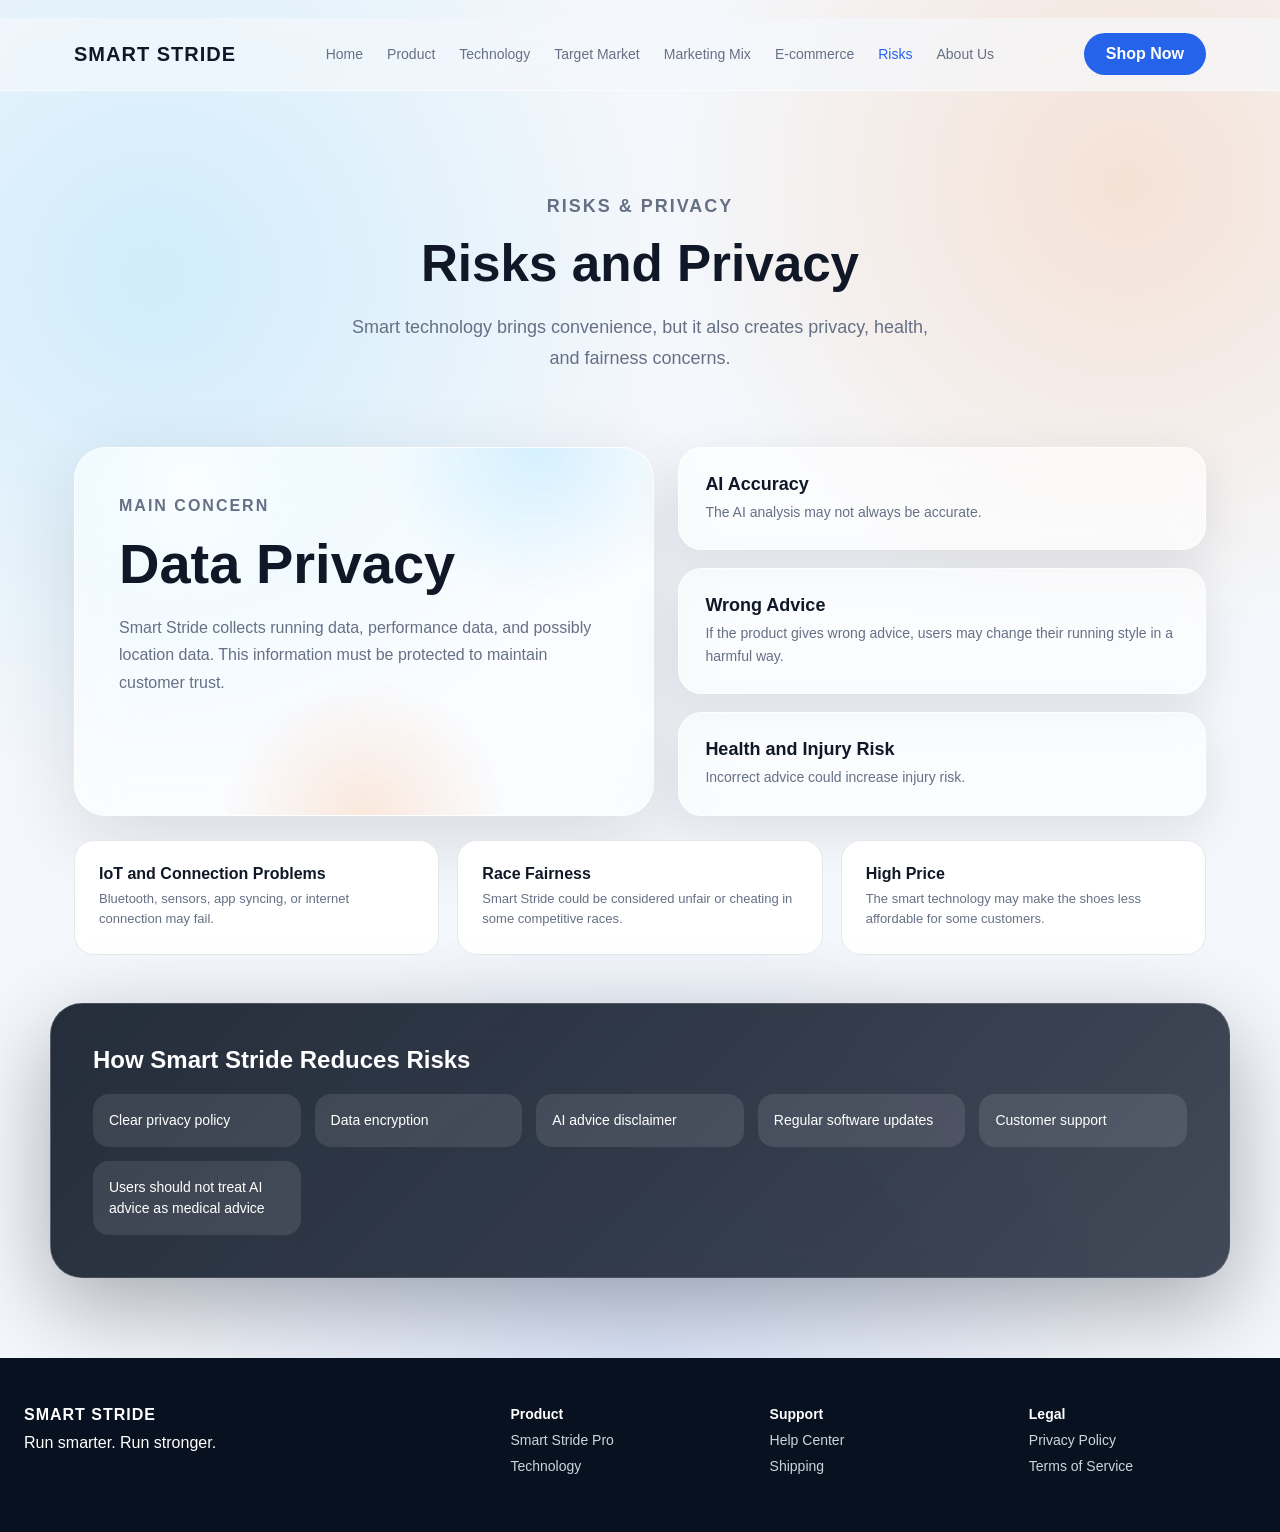
<file: risks.html>
﻿﻿﻿<!DOCTYPE html>
<html lang="en">
<head>
  <meta charset="UTF-8" />
  <meta name="viewport" content="width=device-width, initial-scale=1.0" />
  <title>Risks & Privacy -Smart Stride</title>
  <link rel="stylesheet" href="style.css" />
</head>
<body>

<header class="site-header">
  <nav class="navbar">
    <a href="index.html" class="logo">SMART STRIDE</a>
    <div class="nav-links">
      <a href="index.html">Home</a>
      <a href="product.html">Product</a>
      <a href="technology.html">Technology</a>
      <a href="market.html">Target Market</a>
      <a href="marketing-mix.html">Marketing Mix</a>
      <a href="app.html">E-commerce</a>
      <a href="risks.html" class="active">Risks</a>
      <a href="about.html">About Us</a>
    </div>
    <a href="product.html" class="nav-button">Shop Now</a>
    <button class="hamburger mobile-menu-toggle" aria-label="Menu"><span></span><span></span><span></span></button>
  </nav>
</header>

<main>
  <section class="page-hero simple">
    <p class="eyebrow">Risks & Privacy</p>
    <h1>Risks and Privacy</h1>
    <p>Smart technology brings convenience, but it also creates privacy, health, and fairness concerns.</p>
  </section>

  <!-- Risk layout: main concern + high impact -->
  <section class="risk-layout">
    <article class="glass-panel risk-main">
      <p class="eyebrow">Main Concern</p>
      <h2>Data Privacy</h2>
      <p>
        Smart Stride collects running data, performance data, and possibly
        location data. This information must be protected to maintain customer trust.
      </p>
    </article>

    <div class="risk-secondary">
      <article class="glass-card">
        <h3>AI Accuracy</h3>
        <p>The AI analysis may not always be accurate.</p>
      </article>
      <article class="glass-card">
        <h3>Wrong Advice</h3>
        <p>If the product gives wrong advice, users may change their running style in a harmful way.</p>
      </article>
      <article class="glass-card">
        <h3>Health and Injury Risk</h3>
        <p>Incorrect advice could increase injury risk.</p>
      </article>
    </div>
  </section>

  <!-- Operational risks -->
  <section class="risk-tertiary">
    <article class="risk-op">
      <h3>IoT and Connection Problems</h3>
      <p>Bluetooth, sensors, app syncing, or internet connection may fail.</p>
    </article>
    <article class="risk-op">
      <h3>Race Fairness</h3>
      <p>Smart Stride could be considered unfair or cheating in some competitive races.</p>
    </article>
    <article class="risk-op">
      <h3>High Price</h3>
      <p>The smart technology may make the shoes less affordable for some customers.</p>
    </article>
  </section>

  <!-- Mitigation -dark glass panel -->
  <section class="dark-glass mitigation-panel">
    <h2>How Smart Stride Reduces Risks</h2>
    <ul>
      <li>Clear privacy policy</li>
      <li>Data encryption</li>
      <li>AI advice disclaimer</li>
      <li>Regular software updates</li>
      <li>Customer support</li>
      <li>Users should not treat AI advice as medical advice</li>
    </ul>
  </section>
</main>

<footer class="site-footer">
  <div>
    <h3>SMART STRIDE</h3>
    <p>Run smarter. Run stronger.</p>
  </div>
  <div>
    <h4>Product</h4>
    <a href="product.html">Smart Stride Pro</a>
    <a href="technology.html">Technology</a>
  </div>
  <div>
    <h4>Support</h4>
    <a href="#">Help Center</a>
    <a href="#">Shipping</a>
  </div>
  <div>
    <h4>Legal</h4>
    <a href="risks.html">Privacy Policy</a>
    <a href="#">Terms of Service</a>
  </div>
</footer>

<script src="script.js"></script>
</body>
</html>
</file>
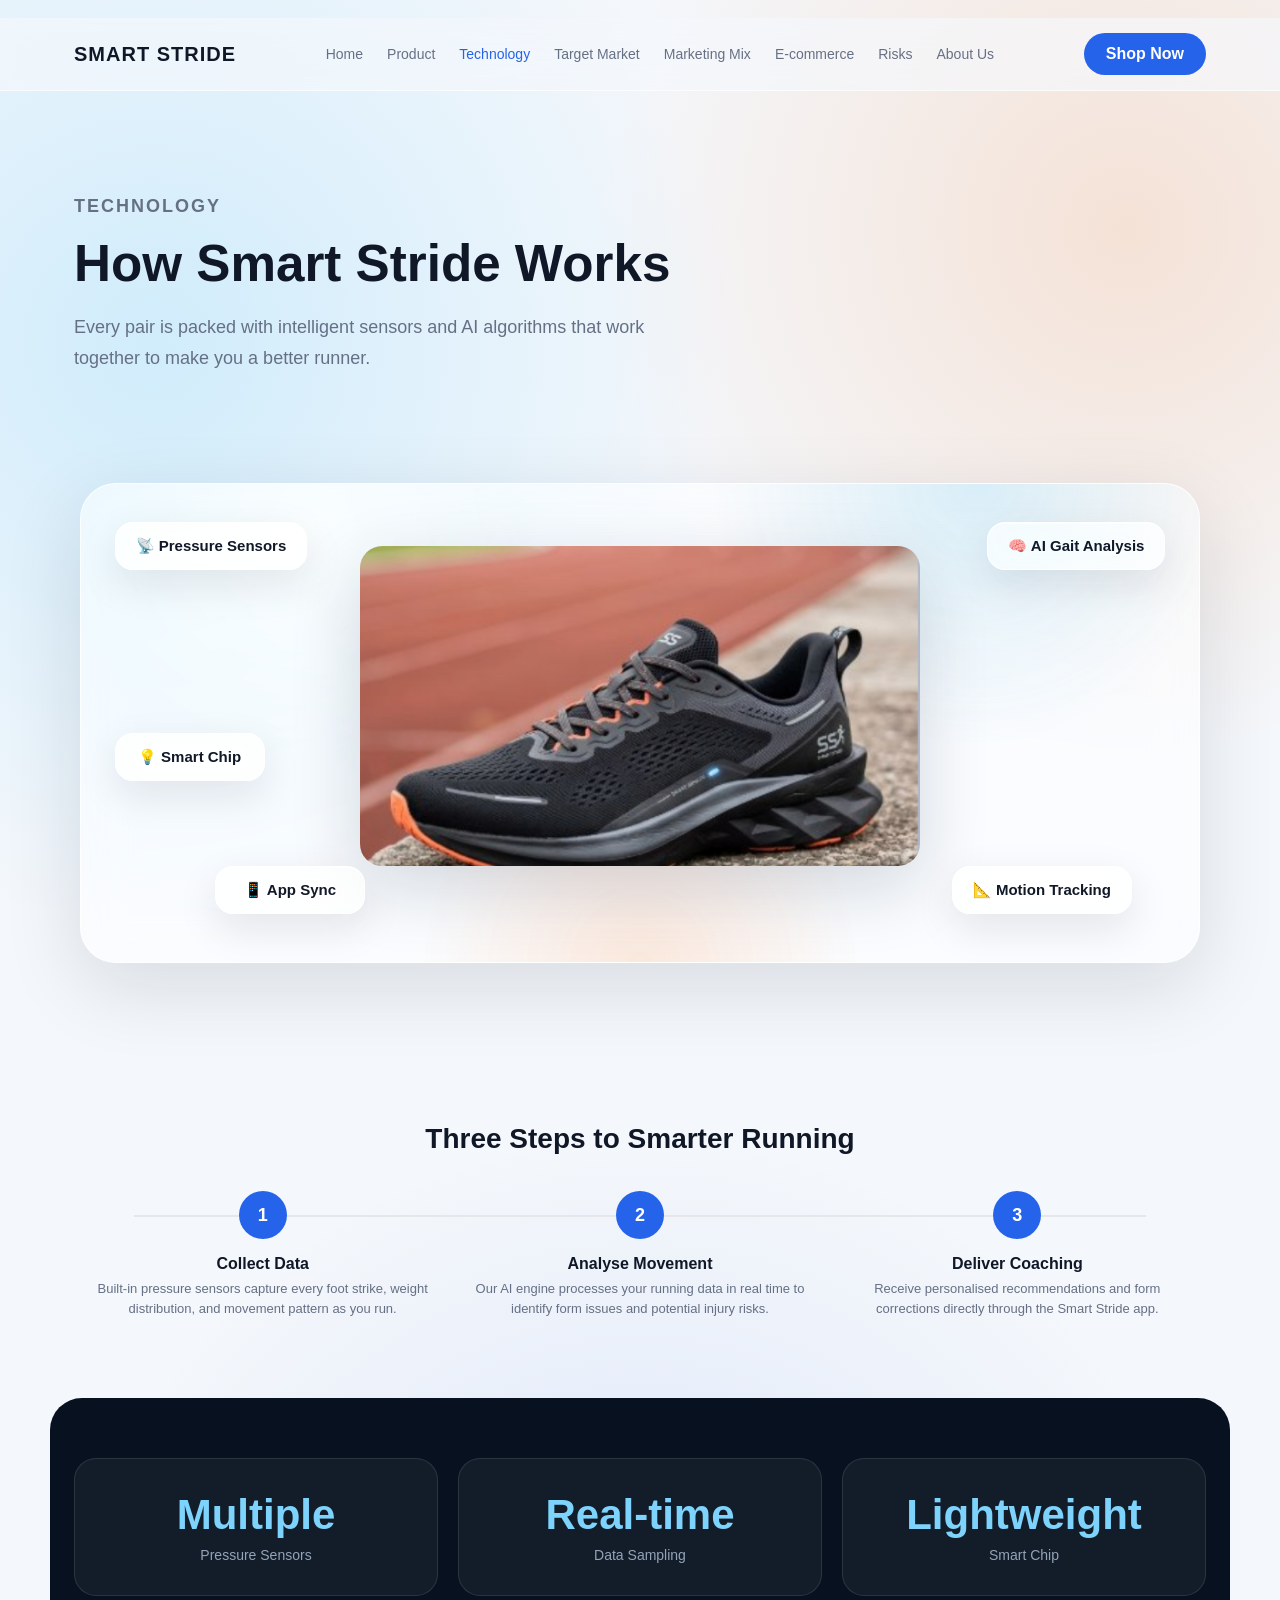
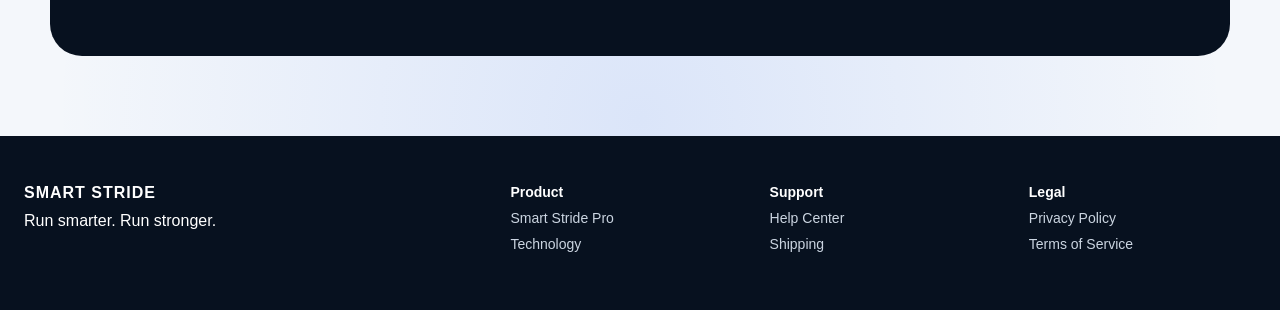
<file: technology.html>
﻿﻿﻿<!DOCTYPE html>
<html lang="en">
<head>
  <meta charset="UTF-8" />
  <meta name="viewport" content="width=device-width, initial-scale=1.0" />
  <title>Technology -Smart Stride</title>
  <link rel="stylesheet" href="style.css" />
</head>
<body>

<header class="site-header">
  <nav class="navbar">
    <a href="index.html" class="logo">SMART STRIDE</a>
    <div class="nav-links">
      <a href="index.html">Home</a>
      <a href="product.html">Product</a>
      <a href="technology.html" class="active">Technology</a>
      <a href="market.html">Target Market</a>
      <a href="marketing-mix.html">Marketing Mix</a>
      <a href="app.html">E-commerce</a>
      <a href="risks.html">Risks</a>
      <a href="about.html">About Us</a>
    </div>
    <a href="product.html" class="nav-button">Shop Now</a>
    <button class="hamburger mobile-menu-toggle" aria-label="Menu"><span></span><span></span><span></span></button>
  </nav>
</header>

<main>
  <section class="page-hero">
    <p class="eyebrow">Technology</p>
    <h1>How Smart Stride Works</h1>
    <p>Every pair is packed with intelligent sensors and AI algorithms that work together to make you a better runner.</p>
  </section>

  <!-- Draggable tech stage -->
  <section style="max-width:1180px;margin:0 auto;padding:0 24px 60px">
    <section class="tech-stage glass-panel" id="techStage">
      <button class="draggable-chip" style="left: 3%; top: 8%;">📡 Pressure Sensors</button>
      <button class="draggable-chip" style="right: 3%; top: 8%;">🧠 AI Gait Analysis</button>
      <button class="draggable-chip" style="left: 3%; top: 52%;">💡 Smart Chip</button>
      <button class="draggable-chip" style="left: 12%; bottom: 10%;">📱 App Sync</button>
      <button class="draggable-chip" style="right: 6%; bottom: 10%;">📐 Motion Tracking</button>
      <div class="shoe-display">
        <img src="images/c32bb73f7a20022d4f56026666f3ae93.png" alt="Smart Stride shoe">
      </div>
    </section>
  </section>

  <!-- Horizontal timeline -->
  <section class="process-section">
    <h2>Three Steps to Smarter Running</h2>
    <div class="process-timeline">
      <div class="timeline-step">
        <div class="num">1</div>
        <h3>Collect Data</h3>
        <p>Built-in pressure sensors capture every foot strike, weight distribution, and movement pattern as you run.</p>
      </div>
      <div class="timeline-step">
        <div class="num">2</div>
        <h3>Analyse Movement</h3>
        <p>Our AI engine processes your running data in real time to identify form issues and potential injury risks.</p>
      </div>
      <div class="timeline-step">
        <div class="num">3</div>
        <h3>Deliver Coaching</h3>
        <p>Receive personalised recommendations and form corrections directly through the Smart Stride app.</p>
      </div>
    </div>
  </section>

  <section class="specs-section">
    <div class="specs-grid">
      <div class="spec-card">
        <div class="value">Multiple</div>
        <div class="label">Pressure Sensors</div>
      </div>
      <div class="spec-card">
        <div class="value">Real-time</div>
        <div class="label">Data Sampling</div>
      </div>
      <div class="spec-card">
        <div class="value">Lightweight</div>
        <div class="label">Smart Chip</div>
      </div>
    </div>
  </section>
</main>

<footer class="site-footer">
  <div>
    <h3>SMART STRIDE</h3>
    <p>Run smarter. Run stronger.</p>
  </div>
  <div>
    <h4>Product</h4>
    <a href="product.html">Smart Stride Pro</a>
    <a href="technology.html">Technology</a>
  </div>
  <div>
    <h4>Support</h4>
    <a href="#">Help Center</a>
    <a href="#">Shipping</a>
  </div>
  <div>
    <h4>Legal</h4>
    <a href="risks.html">Privacy Policy</a>
    <a href="#">Terms of Service</a>
  </div>
</footer>

<script src="script.js"></script>
</body>
</html>
</file>
<file: style.css>
﻿/* ========== CSS Variables ========== */
:root {
  --bg: #f4f7fb;
  --dark: #07111f;
  --text: #101828;
  --muted: #667085;
  --blue: #2563eb;
  --light-blue: #7dd3fc;
  --orange: #f97316;
  --card: #ffffff;
  --border: #e5e7eb;
  --radius: 22px;
  --glass-bg: rgba(255, 255, 255, 0.58);
  --glass-border: rgba(255, 255, 255, 0.75);
  --shadow-soft: 0 24px 80px rgba(15, 23, 42, 0.12);
}

/* ========== Reset ========== */
* { box-sizing: border-box; margin: 0; padding: 0; }

/* ========== Background blobs ========== */
body {
  font-family: Arial, Helvetica, sans-serif;
  background:
    radial-gradient(circle at 12% 18%, rgba(125, 211, 252, 0.30), transparent 30%),
    radial-gradient(circle at 88% 12%, rgba(249, 115, 22, 0.16), transparent 26%),
    radial-gradient(circle at 50% 90%, rgba(37, 99, 235, 0.12), transparent 32%),
    var(--bg);
  color: var(--text);
  -webkit-font-smoothing: antialiased;
}

a { text-decoration: none; color: inherit; }
ul { list-style: none; }
img { max-width: 100%; display: block; }

/* ========== Glass effects ========== */
.glass-panel {
  position: relative;
  overflow: hidden;
  background: var(--glass-bg);
  border: 1px solid var(--glass-border);
  border-radius: 32px;
  box-shadow: var(--shadow-soft);
  backdrop-filter: blur(22px) saturate(160%);
  -webkit-backdrop-filter: blur(22px) saturate(160%);
}

.glass-panel::before {
  content: "";
  position: absolute;
  inset: -2px;
  background:
    radial-gradient(circle at 20% 10%, rgba(255,255,255,0.85), transparent 22%),
    radial-gradient(circle at 80% 0%, rgba(125,211,252,0.35), transparent 26%),
    radial-gradient(circle at 50% 100%, rgba(249,115,22,0.18), transparent 30%);
  pointer-events: none;
  opacity: 0.8;
}

.glass-panel > * { position: relative; z-index: 1; }

.glass-card {
  background: rgba(255, 255, 255, 0.62);
  border: 1px solid rgba(255, 255, 255, 0.72);
  border-radius: 24px;
  box-shadow: 0 16px 50px rgba(15, 23, 42, 0.10);
  backdrop-filter: blur(18px) saturate(150%);
  -webkit-backdrop-filter: blur(18px) saturate(150%);
  transition: transform 0.25s ease, box-shadow 0.25s ease;
}

.glass-card:hover {
  transform: translateY(-4px);
  box-shadow: 0 22px 70px rgba(15, 23, 42, 0.16);
}

.dark-glass {
  background: linear-gradient(135deg, rgba(7, 17, 31, 0.88), rgba(15, 23, 42, 0.78));
  border: 1px solid rgba(255, 255, 255, 0.14);
  color: white;
  border-radius: 32px;
  box-shadow: 0 30px 90px rgba(2, 6, 23, 0.32);
  backdrop-filter: blur(20px);
  -webkit-backdrop-filter: blur(20px);
}

/* ========== Header ========== */
.site-header {
  background: rgba(244, 247, 251, 0.72);
  border-bottom: 1px solid rgba(255, 255, 255, 0.6);
  position: sticky;
  top: 0;
  z-index: 10000;
  backdrop-filter: blur(20px) saturate(150%);
  -webkit-backdrop-filter: blur(20px) saturate(150%);
}

.navbar {
  max-width: 1180px;
  margin: 0 auto;
  height: 72px;
  display: flex;
  align-items: center;
  justify-content: space-between;
  padding: 0 24px;
}

.logo {
  font-weight: 800;
  letter-spacing: 1px;
  font-size: 20px;
}

.nav-links {
  display: flex;
  gap: 24px;
  font-size: 14px;
  font-weight: 500;
  color: var(--muted);
}

.nav-links a:hover,
.nav-links a.active {
  color: var(--blue);
}

.nav-button,
.primary-button {
  background: var(--blue);
  color: white;
  padding: 12px 22px;
  border-radius: 999px;
  font-weight: 700;
  display: inline-block;
  transition: background 0.2s;
}

.primary-button:hover { background: #1d4ed8; }

.secondary-button {
  border: 1px solid var(--border);
  padding: 12px 22px;
  border-radius: 999px;
  font-weight: 700;
  background: white;
  display: inline-block;
  transition: background 0.2s;
}

.secondary-button:hover { background: var(--bg); }

.hamburger {
  display: none;
  flex-direction: column;
  gap: 5px;
  cursor: pointer;
  background: none;
  border: none;
  padding: 5px;
}

.hamburger span {
  width: 24px;
  height: 2px;
  background: var(--text);
}

/* ========== Eyebrow ========== */
.eyebrow {
  color: var(--blue);
  text-transform: uppercase;
  letter-spacing: 2px;
  font-size: 13px;
  font-weight: 800;
}

/* ========== Hero (Home) ========== */
.hero {
  max-width: 1180px;
  margin: 0 auto;
  padding: 90px 24px 40px;
  display: grid;
  grid-template-columns: 1fr 1fr;
  gap: 40px;
  align-items: center;
}

.hero-text h1 {
  font-size: clamp(42px, 5vw, 68px);
  line-height: 1.04;
  margin: 14px 0 20px;
}

.hero-description {
  font-size: 18px;
  line-height: 1.7;
  color: var(--muted);
  max-width: 500px;
}

.hero-actions {
  display: flex;
  gap: 16px;
  margin-top: 28px;
}

.hero-visual {
  min-height: 400px;
  display: flex;
  align-items: center;
  justify-content: center;
  padding: 32px;
}

.hero-visual img {
  max-width: 100%;
  border-radius: 20px;
}

/* ========== Editorial Grid (Home) ========== */
.editorial-grid {
  max-width: 1180px;
  margin: 0 auto;
  padding: 40px 24px 80px;
  display: grid;
  grid-template-columns: 1.35fr 0.65fr;
  gap: 24px;
  align-items: stretch;
}

.spotlight-card {
  padding: 42px;
  min-height: 360px;
  display: flex;
  flex-direction: column;
  justify-content: center;
}

.spotlight-card h2 {
  font-size: clamp(34px, 4vw, 52px);
  line-height: 1.05;
  margin: 12px 0 18px;
}

.spotlight-card p {
  color: var(--muted);
  line-height: 1.7;
  font-size: 16px;
  max-width: 480px;
  margin-bottom: 24px;
}

.side-stack {
  display: grid;
  gap: 24px;
}

.side-card {
  padding: 28px;
  min-height: 150px;
}

.side-card h3 {
  font-size: 18px;
  margin-bottom: 8px;
}

.side-card p {
  color: var(--muted);
  line-height: 1.6;
  font-size: 14px;
}

/* ========== Feature Grid ========== */
.feature-grid {
  max-width: 1180px;
  margin: 0 auto;
  padding: 24px 24px 80px;
  display: grid;
  grid-template-columns: repeat(4, 1fr);
  gap: 20px;
}

.feature-grid-6 {
  max-width: 1180px;
  margin: 0 auto;
  padding: 24px 24px 80px;
  display: grid;
  grid-template-columns: repeat(3, 1fr);
  gap: 20px;
}

.feature-card {
  background: var(--card);
  border: 1px solid var(--border);
  border-radius: var(--radius);
  padding: 28px;
  min-height: 180px;
  transition: transform 0.25s, box-shadow 0.25s;
}

.feature-card:hover {
  transform: translateY(-3px);
  box-shadow: 0 12px 40px rgba(0,0,0,0.06);
}

.feature-card h3 { margin-top: 0; font-size: 18px; }

.feature-card p {
  color: var(--muted);
  line-height: 1.6;
  margin-top: 8px;
  font-size: 14px;
}

/* ========== Page Hero ========== */
.page-hero {
  max-width: 1180px;
  margin: 0 auto;
  padding: 100px 24px 50px;
}

.page-hero h1 {
  font-size: clamp(36px, 4vw, 52px);
  line-height: 1.1;
  margin: 14px 0 20px;
}

.page-hero p {
  font-size: 18px;
  line-height: 1.7;
  color: var(--muted);
  max-width: 600px;
}

.page-hero.simple { text-align: center; }
.page-hero.simple p { margin: 0 auto; }

/* ========== Product Page ========== */
.product-layout {
  max-width: 1180px;
  margin: 0 auto;
  padding: 24px 24px 60px;
  display: grid;
  grid-template-columns: 1fr 1fr;
  gap: 48px;
  align-items: start;
}

.product-image-box {
  background: var(--card);
  border: 1px solid var(--border);
  border-radius: 28px;
  padding: 40px;
  min-height: 450px;
  display: flex;
  align-items: center;
  justify-content: center;
}

.product-details h2 { font-size: 32px; margin-bottom: 8px; }

.product-price {
  font-size: 28px;
  font-weight: 800;
  margin-bottom: 8px;
}

.option-label {
  font-size: 14px;
  font-weight: 700;
  margin-bottom: 10px;
  display: block;
}

.color-options { display: flex; gap: 12px; margin-bottom: 24px; }

.color-btn {
  width: 40px;
  height: 40px;
  border-radius: 50%;
  border: 3px solid transparent;
  cursor: pointer;
  transition: border-color 0.2s;
}

.color-btn.active {
  border-color: var(--blue);
  box-shadow: 0 0 0 2px white, 0 0 0 4px var(--blue);
}

.color-btn.black { background: #1a1a2e; }
.color-btn.orange { background: #f97316; }

.size-grid {
  display: grid;
  grid-template-columns: repeat(5, 1fr);
  gap: 8px;
  margin-bottom: 24px;
}

.size-btn {
  padding: 10px;
  border: 1px solid var(--border);
  border-radius: 10px;
  background: white;
  cursor: pointer;
  font-size: 14px;
  font-weight: 600;
  text-align: center;
  transition: all 0.2s;
}

.size-btn:hover, .size-btn.active {
  border-color: var(--text);
  background: var(--text);
  color: white;
}



.action-buttons { display: flex; gap: 12px; margin-bottom: 28px; }
.action-buttons a { flex: 1; text-align: center; }

.product-features { display: flex; flex-direction: column; gap: 10px; margin-top: 8px; }

.product-features li {
  font-size: 14px;
  color: var(--text);
  padding-left: 24px;
  position: relative;
}

.product-features li::before {
  content: "鉁?;
  position: absolute;
  left: 0;
  color: var(--blue);
  font-weight: 700;
}

/* ========== Product Levels (editorial) ========== */
.product-levels {
  max-width: 1180px;
  margin: 0 auto;
  padding: 24px 24px 40px;
}

.product-levels h2 { font-size: 28px; margin-bottom: 20px; }

.levels-editorial {
  display: grid;
  grid-template-columns: 1.2fr 1fr;
  gap: 20px;
}

.level-card {
  background: var(--card);
  border: 1px solid var(--border);
  border-radius: 22px;
  padding: 32px;
}

.level-card.spotlight {
  grid-row: 1 / 3;
  padding: 40px;
}

.level-card h3 {
  font-size: 20px;
  margin-bottom: 14px;
  color: var(--blue);
}

.level-card li {
  font-size: 14px;
  color: var(--muted);
  padding: 5px 0 5px 20px;
  position: relative;
  line-height: 1.6;
}

.level-card li::before {
  content: "鉁?;
  position: absolute;
  left: 0;
  color: var(--blue);
  font-weight: 700;
}

/* ========== Subscription ========== */
.subscription-section {
  max-width: 1180px;
  margin: 0 auto;
  padding: 0 24px 60px;
}

.subscription-section h3 { font-size: 20px; margin-bottom: 16px; }

.sub-grid {
  display: grid;
  grid-template-columns: repeat(2, 1fr);
  gap: 16px;
}

.sub-card {
  background: var(--card);
  border: 1px solid var(--border);
  border-radius: 18px;
  padding: 24px;
}

.sub-card h4 { font-size: 16px; margin-bottom: 8px; }
.sub-card p { font-size: 14px; color: var(--muted); line-height: 1.6; }

/* ========== Shipping ========== */
.shipping-grid {
  max-width: 1180px;
  margin: 0 auto;
  padding: 0 24px 80px;
  display: grid;
  grid-template-columns: repeat(4, 1fr);
  gap: 16px;
}

.ship-card {
  background: var(--card);
  border: 1px solid var(--border);
  border-radius: 18px;
  padding: 24px;
  text-align: center;
}

.ship-card .icon { font-size: 24px; margin-bottom: 10px; }
.ship-card h4 { font-size: 15px; margin-bottom: 4px; }
.ship-card p { font-size: 13px; color: var(--muted); }

/* ========== Tech Page ========== */
.tech-visual {
  max-width: 900px;
  margin: 40px auto;
  min-height: 400px;
  position: relative;
  display: flex;
  align-items: center;
  justify-content: center;
  padding: 48px;
}

.tech-visual img {
  max-width: 55%;
  border-radius: 20px;
  position: relative;
  z-index: 1;
}

.tech-label {
  position: absolute;
  background: rgba(255, 255, 255, 0.65);
  border: 1px solid rgba(255, 255, 255, 0.8);
  border-radius: 14px;
  padding: 10px 18px;
  font-size: 13px;
  font-weight: 700;
  backdrop-filter: blur(12px);
  -webkit-backdrop-filter: blur(12px);
  box-shadow: 0 8px 24px rgba(15, 23, 42, 0.08);
  z-index: 2;
  white-space: nowrap;
}

.tech-label:nth-child(2) { top: 8%; left: 2%; }
.tech-label:nth-child(3) { top: 8%; right: 2%; }
.tech-label:nth-child(4) { bottom: 32%; left: 2%; }
.tech-label:nth-child(5) { bottom: 8%; right: 5%; }
.tech-label:nth-child(6) { bottom: 8%; left: 10%; }

/* Process timeline */
.process-section {
  max-width: 1180px;
  margin: 0 auto;
  padding: 40px 24px 80px;
}

.process-section h2 {
  text-align: center;
  font-size: 28px;
  margin-bottom: 36px;
}

.process-timeline {
  display: flex;
  align-items: flex-start;
  gap: 0;
  position: relative;
}

.process-timeline::before {
  content: "";
  position: absolute;
  top: 24px;
  left: 60px;
  right: 60px;
  height: 2px;
  background: var(--border);
}

.timeline-step {
  flex: 1;
  text-align: center;
  position: relative;
  padding: 0 16px;
}

.timeline-step .num {
  width: 48px;
  height: 48px;
  background: var(--blue);
  color: white;
  border-radius: 50%;
  display: flex;
  align-items: center;
  justify-content: center;
  font-weight: 800;
  font-size: 18px;
  margin: 0 auto 16px;
  position: relative;
  z-index: 1;
}

.timeline-step h3 { font-size: 16px; margin-bottom: 6px; }
.timeline-step p { font-size: 13px; color: var(--muted); line-height: 1.5; }

/* Specs */
.specs-section {
  background: var(--dark);
  color: white;
  padding: 60px 24px;
  border-radius: 32px;
  max-width: 1180px;
  margin: 0 auto 80px;
}

.specs-grid {
  display: grid;
  grid-template-columns: repeat(3, 1fr);
  gap: 20px;
}

.spec-card {
  text-align: center;
  padding: 32px;
  background: rgba(255,255,255,0.05);
  border: 1px solid rgba(255,255,255,0.1);
  border-radius: 22px;
}

.spec-card .value { font-size: 42px; font-weight: 800; color: var(--light-blue); margin-bottom: 8px; }
.spec-card .label { font-size: 14px; color: #94a3b8; }

/* ========== E-commerce / App Page ========== */
.ecom-hero {
  max-width: 1180px;
  margin: 0 auto;
  padding: 100px 24px 50px;
  display: grid;
  grid-template-columns: 1fr 1fr;
  gap: 48px;
  align-items: center;
}

.ecom-hero h1 {
  font-size: clamp(36px, 4vw, 52px);
  line-height: 1.1;
  margin: 14px 0 20px;
}

.ecom-hero > div:first-child p {
  font-size: 18px;
  line-height: 1.7;
  color: var(--muted);
  max-width: 500px;
}

.commerce-flow {
  display: flex;
  flex-wrap: wrap;
  gap: 10px;
  margin-top: 28px;
}

.commerce-flow span {
  padding: 10px 16px;
  border-radius: 999px;
  background: rgba(37, 99, 235, 0.08);
  color: var(--blue);
  font-weight: 700;
  font-size: 13px;
}

.phone-mockup {
  padding: 32px;
  min-height: 420px;
  display: flex;
  flex-direction: column;
  justify-content: center;
}

.phone-top {
  width: 72px;
  height: 6px;
  border-radius: 999px;
  background: rgba(15, 23, 42, 0.18);
  margin: 0 auto 36px;
}

.run-score {
  width: 120px;
  height: 120px;
  border-radius: 50%;
  display: grid;
  place-items: center;
  margin: 20px auto;
  font-size: 42px;
  font-weight: 900;
  color: var(--blue);
  background: radial-gradient(circle, rgba(255,255,255,0.9), rgba(125,211,252,0.25));
  border: 1px solid rgba(255,255,255,0.8);
}

.phone-stats {
  list-style: none;
  text-align: center;
  margin-top: 20px;
}

.phone-stats li {
  font-size: 14px;
  color: var(--muted);
  padding: 8px 0;
  border-top: 1px solid rgba(15, 23, 42, 0.06);
}

.ecom-features {
  max-width: 1180px;
  margin: 0 auto;
  padding: 24px 24px 24px;
}

.ecom-features h2 { font-size: 28px; margin-bottom: 20px; }

.ecom-editorial {
  display: grid;
  grid-template-columns: 1fr 1fr;
  gap: 20px;
}

.ecom-large {
  background: var(--card);
  border: 1px solid var(--border);
  border-radius: 22px;
  padding: 32px;
}

.ecom-large h3 { font-size: 18px; margin-bottom: 8px; }
.ecom-large p { color: var(--muted); line-height: 1.6; font-size: 14px; }

.ecom-small-grid {
  display: grid;
  grid-template-columns: repeat(2, 1fr);
  gap: 16px;
  grid-column: 1 / -1;
}

.ecom-small {
  background: var(--card);
  border: 1px solid var(--border);
  border-radius: 18px;
  padding: 24px;
}

.ecom-small h3 { font-size: 16px; margin-bottom: 6px; }
.ecom-small p { color: var(--muted); line-height: 1.6; font-size: 13px; }

/* ========== Risk Page ========== */
.risk-layout {
  max-width: 1180px;
  margin: 0 auto;
  padding: 24px 24px 24px;
  display: grid;
  grid-template-columns: 1.1fr 1fr;
  gap: 24px;
}

.risk-main {
  padding: 44px;
}

.risk-main h2 {
  font-size: clamp(36px, 5vw, 56px);
  margin: 12px 0 18px;
}

.risk-main p {
  color: var(--muted);
  line-height: 1.7;
  font-size: 16px;
}

.risk-secondary {
  display: grid;
  gap: 18px;
}

.risk-secondary .glass-card { padding: 26px; }
.risk-secondary h3 { font-size: 18px; margin-bottom: 6px; }
.risk-secondary p { color: var(--muted); line-height: 1.6; font-size: 14px; }

.risk-tertiary {
  max-width: 1180px;
  margin: 0 auto;
  padding: 0 24px 24px;
  display: grid;
  grid-template-columns: repeat(3, 1fr);
  gap: 18px;
}

.risk-op {
  background: var(--card);
  border: 1px solid var(--border);
  border-radius: 20px;
  padding: 24px;
}

.risk-op h3 { font-size: 16px; margin-bottom: 6px; }
.risk-op p { color: var(--muted); line-height: 1.6; font-size: 13px; }

.mitigation-panel {
  max-width: 1180px;
  margin: 24px auto 80px;
  padding: 42px;
}

.mitigation-panel h2 { font-size: 24px; margin-bottom: 20px; }

.mitigation-panel ul {
  display: grid;
  grid-template-columns: repeat(5, 1fr);
  gap: 14px;
  padding: 0;
  list-style: none;
}

.mitigation-panel li {
  background: rgba(255, 255, 255, 0.10);
  padding: 16px;
  border-radius: 16px;
  font-size: 14px;
  line-height: 1.5;
}

/* ========== Market Page ========== */
.market-grid {
  max-width: 1180px;
  margin: 0 auto;
  padding: 24px 24px 40px;
  display: grid;
  grid-template-columns: repeat(2, 1fr);
  gap: 20px;
}

.market-card {
  background: var(--card);
  border: 1px solid var(--border);
  border-radius: 22px;
  padding: 32px;
}

.market-card h3 { font-size: 20px; margin-bottom: 12px; }
.market-card li {
  color: var(--muted);
  line-height: 1.7;
  font-size: 15px;
  padding: 4px 0 4px 18px;
  position: relative;
}
.market-card li::before {
  content: "鈥?;
  position: absolute;
  left: 0;
  color: var(--blue);
  font-weight: 700;
}

.info-section {
  max-width: 1180px;
  margin: 0 auto;
  padding: 24px 24px 40px;
}

.info-section h2 { font-size: 28px; margin-bottom: 16px; }

.info-section p {
  font-size: 16px;
  color: var(--muted);
  line-height: 1.7;
  max-width: 700px;
}

.info-section li {
  font-size: 15px;
  color: var(--text);
  padding: 6px 0 6px 20px;
  position: relative;
  line-height: 1.6;
}

.info-section li::before {
  content: "鈥?;
  position: absolute;
  left: 0;
  color: var(--blue);
  font-weight: 700;
}

.competitor-grid {
  max-width: 1180px;
  margin: 0 auto;
  padding: 24px 24px 40px;
  display: grid;
  grid-template-columns: repeat(3, 1fr);
  gap: 20px;
}

.competitor-card {
  background: var(--card);
  border: 1px solid var(--border);
  border-radius: 22px;
  padding: 28px;
}

.competitor-card h3 { font-size: 18px; margin-bottom: 8px; }
.competitor-card p { color: var(--muted); line-height: 1.6; font-size: 14px; }

/* ========== Marketing Mix ========== */
.mix-grid {
  max-width: 1180px;
  margin: 0 auto;
  padding: 24px 24px 60px;
  display: grid;
  grid-template-columns: repeat(2, 1fr);
  gap: 20px;
}

.mix-card {
  background: var(--card);
  border: 1px solid var(--border);
  border-radius: 22px;
  padding: 36px;
}

.mix-card h3 { font-size: 22px; margin-bottom: 16px; color: var(--blue); }

.mix-card li {
  font-size: 15px;
  color: var(--muted);
  padding: 5px 0 5px 20px;
  position: relative;
  line-height: 1.6;
}

.mix-card li::before {
  content: "鈥?;
  position: absolute;
  left: 0;
  color: var(--blue);
  font-weight: 700;
}

/* ========== About Page ========== */
.about-content {
  max-width: 1180px;
  margin: 0 auto;
  padding: 24px 24px 60px;
  text-align: center;
}

.values-grid {
  display: grid;
  grid-template-columns: repeat(3, 1fr);
  gap: 20px;
}

.value-card {
  background: var(--card);
  border: 1px solid var(--border);
  border-radius: 22px;
  padding: 36px 28px;
}

.value-card .icon { font-size: 36px; margin-bottom: 16px; }
.value-card h3 { font-size: 20px; margin-bottom: 8px; }
.value-card p { color: var(--muted); line-height: 1.6; font-size: 14px; }

/* ========== Why Section ========== */
.why-section {
  max-width: 1180px;
  margin: 0 auto;
  padding: 20px 24px 80px;
}

.why-section h2 { font-size: 28px; margin-bottom: 16px; }

.why-section p {
  font-size: 16px;
  color: var(--muted);
  line-height: 1.8;
  max-width: 700px;
}

/* ========== Footer ========== */
.site-footer {
  background: var(--dark);
  color: white;
  padding: 48px 24px;
  display: grid;
  grid-template-columns: 2fr 1fr 1fr 1fr;
  gap: 32px;
  margin-top: 40px;
}

.site-footer div { max-width: 260px; }
.site-footer h3 { font-size: 16px; letter-spacing: 1px; margin-bottom: 10px; }
.site-footer h4 { font-size: 14px; margin-bottom: 4px; }

.site-footer a {
  display: block;
  color: #cbd5e1;
  margin: 10px 0;
  font-size: 14px;
}

.site-footer a:hover { color: white; }

.footer-bottom {
  grid-column: 1 / -1;
  border-top: 1px solid rgba(255,255,255,0.1);
  padding-top: 20px;
  display: flex;
  justify-content: space-between;
  font-size: 13px;
  color: #6b7280;
}

/* ========== Responsive ========== */
@media (max-width: 860px) {
  .nav-links { display: none; }
  .hamburger { display: flex; }

  /* Mobile nav: floating glass dropdown */
  .nav-links {
    position: fixed;
    top: 96px;
    left: 20px;
    right: 20px;
    display: flex;
    flex-direction: column;
    gap: 6px;
    padding: 18px;
    border-radius: 24px;
    background: rgba(255, 255, 255, 0.82);
    border: 1px solid rgba(255, 255, 255, 0.9);
    box-shadow: 0 24px 80px rgba(15, 23, 42, 0.18);
    backdrop-filter: blur(24px) saturate(160%);
    -webkit-backdrop-filter: blur(24px) saturate(160%);
    z-index: 10002;
    opacity: 0;
    visibility: hidden;
    pointer-events: none;
    transform: translateY(-12px) scale(0.98);
    transition:
      opacity 180ms ease,
      transform 180ms ease,
      visibility 180ms ease;
  }

  .nav-links.active,
  .nav-links.open,
  body.nav-open .nav-links {
    opacity: 1;
    visibility: visible;
    pointer-events: auto;
    transform: translateY(0) scale(1);
  }

  .nav-links a {
    display: block;
    width: 100%;
    padding: 14px 16px;
    border-radius: 16px;
    color: #101828;
    font-size: 16px;
    font-weight: 700;
    line-height: 1.2;
    background: rgba(255, 255, 255, 0.52);
  }

  .nav-links a:hover {
    background: rgba(37, 99, 235, 0.10);
    color: #2563eb;
  }

  /* Prevent hero from covering menu */
  main,
  .hero,
  .page-hero,
  .glass-panel,
  .hero-content,
  .hero-text {
    position: relative;
    z-index: 1;
  }

  #liquidTrailLayer {
    z-index: 0 !important;
  }

  .hero,
  .product-layout,
  .ecom-hero {
    grid-template-columns: 1fr;
    padding-top: 56px;
  }

  .hero-text h1 { font-size: 40px; }
  .page-hero h1 { font-size: 34px; }

  .editorial-grid,
  .risk-layout {
    grid-template-columns: 1fr;
  }

  .levels-editorial {
    grid-template-columns: 1fr;
  }

  .levels-editorial .level-card.spotlight {
    grid-row: auto;
  }

  .feature-grid,
  .feature-grid-6,
  .shipping-grid,
  .market-grid,
  .mix-grid,
  .sub-grid,
  .ecom-editorial,
  .ecom-small-grid {
    grid-template-columns: 1fr;
  }

  .risk-tertiary {
    grid-template-columns: 1fr;
  }

  .levels-grid,
  .competitor-grid,
  .values-grid,
  .specs-grid {
    grid-template-columns: 1fr;
  }

  .process-timeline {
    flex-direction: column;
    gap: 24px;
  }

  .process-timeline::before {
    top: 60px;
    bottom: 60px;
    left: 24px;
    right: auto;
    width: 2px;
    height: auto;
  }

  .mitigation-panel ul {
    grid-template-columns: 1fr;
  }

  .site-footer {
    grid-template-columns: 1fr;
  }

  .footer-bottom {
    flex-direction: column;
    gap: 8px;
    text-align: center;
  }
}

/* ===== Liquid Glass Enhancements ===== */

/* Liquid Buttons */
button,
.primary-button,
.secondary-button,
.nav-button {
  position: relative;
  overflow: hidden;
  transform: translateZ(0);
  transition:
    transform 220ms cubic-bezier(.2, .9, .25, 1.25),
    box-shadow 220ms ease,
    background 220ms ease;
}

button:hover,
.primary-button:hover,
.secondary-button:hover,
.nav-button:hover {
  transform: translateY(-2px) scale(1.015);
  box-shadow: 0 14px 36px rgba(37, 99, 235, 0.22);
}

button:active,
.primary-button:active,
.secondary-button:active,
.nav-button:active {
  transform: translateY(1px) scale(0.97);
}

.liquid-ripple {
  position: absolute;
  border-radius: 50%;
  pointer-events: none;
  transform: translate(-50%, -50%) scale(0);
  background:
    radial-gradient(circle,
      rgba(255,255,255,0.95) 0%,
      rgba(125,211,252,0.45) 34%,
      rgba(37,99,235,0.12) 62%,
      transparent 72%);
  animation: liquidRipple 700ms ease-out forwards;
}

@keyframes liquidRipple {
  0% {
    opacity: 0.9;
    transform: translate(-50%, -50%) scale(0);
    filter: blur(0px);
  }
  70% {
    opacity: 0.45;
    filter: blur(2px);
  }
  100% {
    opacity: 0;
    transform: translate(-50%, -50%) scale(3.2);
    filter: blur(5px);
  }
}

/* Technology draggable stage */
.tech-stage {
  max-width: 1120px;
  min-height: 480px;
  margin: 60px auto;
  padding: 42px;
  border-radius: 36px;
  position: relative;
  isolation: isolate;
  overflow: hidden;
}

.shoe-display {
  width: min(56%, 560px);
  height: 320px;
  margin: 20px auto;
  border-radius: 22px;
  overflow: hidden;
  display: grid;
  place-items: center;
  box-shadow: 0 22px 70px rgba(15, 23, 42, 0.16);
  position: relative;
  z-index: 1;
  pointer-events: none;
}

.shoe-display img {
  width: 100%;
  height: 100%;
  object-fit: cover;
  position: relative;
  z-index: 1;
  pointer-events: none;
}

.draggable-chip {
  position: absolute;
  z-index: 20;
  pointer-events: auto;
  min-width: 150px;
  padding: 14px 20px;
  border: 1px solid rgba(255,255,255,0.82);
  border-radius: 18px;
  background: rgba(255,255,255,0.72);
  color: #111827;
  font-weight: 750;
  font-size: 15px;
  cursor: grab;
  user-select: none;
  touch-action: none;
  box-shadow:
    0 14px 40px rgba(15, 23, 42, 0.10),
    inset 0 1px 0 rgba(255,255,255,0.9);
  backdrop-filter: blur(18px) saturate(160%);
  -webkit-backdrop-filter: blur(18px) saturate(160%);
  transition:
    transform 180ms cubic-bezier(.2,.9,.25,1.25),
    box-shadow 180ms ease,
    border-color 180ms ease;
}

.draggable-chip:hover {
  z-index: 30;
  transform: translateY(-3px);
  box-shadow:
    0 22px 58px rgba(37, 99, 235, 0.18),
    inset 0 1px 0 rgba(255,255,255,0.95);
}

.draggable-chip.dragging {
  z-index: 999;
  cursor: grabbing;
  transform: scale(1.06);
  border-color: rgba(125, 211, 252, 0.95);
  box-shadow:
    0 28px 78px rgba(37, 99, 235, 0.26),
    0 0 0 8px rgba(125, 211, 252, 0.10),
    inset 0 1px 0 rgba(255,255,255,0.95);
}

.tech-stage .draggable-chip {
  transform: translateZ(0);
}

.draggable-chip.hit-edge {
  animation: edgeBounce 360ms cubic-bezier(.2, .9, .25, 1.25);
}

.tech-stage.edge-glow {
  box-shadow:
    0 28px 90px rgba(15, 23, 42, 0.14),
    0 0 0 3px rgba(125, 211, 252, 0.28),
    inset 0 0 44px rgba(125, 211, 252, 0.18);
}

@keyframes edgeBounce {
  0% { transform: scale(1.06) translateX(0); }
  35% { transform: scale(1.08) translateX(var(--bounce-x, 0)) translateY(var(--bounce-y, 0)); }
  100% { transform: scale(1.04) translateX(0) translateY(0); }
}

/* Liquid cursor and touch trail */
/* ===== Put liquid trail behind all page content ===== */

html,
body {
  position: relative;
  min-height: 100%;
}

/* Background effect layer */
#liquidTrailLayer {
  position: fixed;
  inset: 0;
  z-index: 0;
  pointer-events: none;
  overflow: hidden;
}

/* Make sure real content is above the trail */
.site-header,
.navbar,
main,
section,
footer,
.site-footer,
.page-hero,
.hero,
.tech-stage,
.glass-panel,
.glass-card,
.feature-card,
.info-card,
.risk-card,
.product-card,
.product-section {
  position: relative;
  z-index: 2;
}

/* If some content is still being covered, this catches normal direct children */
body > *:not(#liquidTrailLayer) {
  position: relative;
  z-index: 2;
}

/* Trail elements now live inside the background layer */
.liquid-cursor {
  position: fixed;
  left: 0;
  top: 0;
  width: 190px;
  height: 190px;
  border-radius: 50%;
  pointer-events: none;
  z-index: 0;
  opacity: 0;
  transform: translate(-50%, -50%);
  background:
    radial-gradient(circle,
      rgba(96, 190, 255, 0.52) 0%,
      rgba(170, 225, 255, 0.38) 28%,
      rgba(255, 255, 255, 0.28) 52%,
      rgba(255, 255, 255, 0.10) 68%,
      transparent 82%);
  filter: blur(16px);
  mix-blend-mode: normal;
  transition: opacity 160ms ease;
}

.trail-blob {
  position: fixed;
  width: var(--size, 86px);
  height: var(--size, 86px);
  left: var(--x);
  top: var(--y);
  border-radius: 50%;
  pointer-events: none;
  z-index: 0;
  transform: translate(-50%, -50%) scale(0.6);
  background:
    radial-gradient(circle,
      rgba(80, 180, 255, 0.56) 0%,
      rgba(150, 220, 255, 0.38) 30%,
      rgba(255, 255, 255, 0.30) 54%,
      rgba(255, 255, 255, 0.12) 70%,
      transparent 86%);
  filter: blur(14px);
  mix-blend-mode: normal;
  animation: blueGlassTrailFade 920ms ease-out forwards;
}

@keyframes blueGlassTrailFade {
  0% {
    opacity: 0.82;
    transform: translate(-50%, -50%) scale(0.55);
  }
  45% {
    opacity: 0.42;
  }
  100% {
    opacity: 0;
    transform: translate(-50%, -50%) scale(2.15);
  }
}

/* Tech stage responsive */
@media (max-width: 760px) {
  .tech-stage {
    min-height: 620px;
    padding: 26px;
  }

  .shoe-display {
    width: 100%;
    height: 260px;
    margin-top: 150px;
  }

  .draggable-chip {
    min-width: 130px;
    font-size: 14px;
    padding: 12px 16px;
  }
}

@media (prefers-reduced-motion: reduce) {
  .liquid-ripple,
  .trail-blob,
  .liquid-cursor {
    display: none !important;
  }

  button,
  .primary-button,
  .secondary-button,
  .nav-button,
  .draggable-chip {
    transition: none !important;
    animation: none !important;
  }
}

/* ===== FINAL MOBILE MENU FIX ===== */

@media (max-width: 860px) {
  .site-header {
    position: sticky !important;
    top: 0 !important;
    z-index: 999999 !important;
  }

  .navbar {
    position: relative !important;
    z-index: 1000000 !important;
  }

  .mobile-menu-toggle,
  .menu-toggle,
  .hamburger {
    display: flex !important;
    position: relative !important;
    z-index: 1000002 !important;
  }

  .nav-links {
    display: none !important;
    position: fixed !important;
    top: var(--mobile-menu-top, 120px) !important;
    left: 18px !important;
    right: 18px !important;
    flex-direction: column !important;
    gap: 8px !important;
    padding: 18px !important;
    border-radius: 26px !important;
    background: rgba(255, 255, 255, 0.94) !important;
    border: 1px solid rgba(255, 255, 255, 0.95) !important;
    box-shadow: 0 28px 90px rgba(15, 23, 42, 0.28) !important;
    backdrop-filter: blur(28px) saturate(180%) !important;
    -webkit-backdrop-filter: blur(28px) saturate(180%) !important;
    z-index: 1000001 !important;
    opacity: 0 !important;
    visibility: hidden !important;
    pointer-events: none !important;
    transform: translateY(-10px) scale(0.98) !important;
    transition: opacity 180ms ease, transform 180ms ease, visibility 180ms ease !important;
  }

  .nav-links.active,
  .nav-links.open,
  body.nav-open .nav-links,
  body.menu-open .nav-links {
    display: flex !important;
    opacity: 1 !important;
    visibility: visible !important;
    pointer-events: auto !important;
    transform: translateY(0) scale(1) !important;
  }

  .nav-links a {
    display: block !important;
    width: 100% !important;
    padding: 15px 18px !important;
    border-radius: 16px !important;
    background: rgba(245, 247, 251, 0.95) !important;
    color: #111827 !important;
    font-size: 16px !important;
    font-weight: 750 !important;
    line-height: 1.2 !important;
    text-align: left !important;
  }

  .nav-links a:hover,
  .nav-links a:active {
    background: rgba(37, 99, 235, 0.12) !important;
    color: #2563eb !important;
  }

  main,
  .hero,
  .page-hero,
  .glass-panel,
  .hero-text,
  .hero-content {
    position: relative !important;
    z-index: 1 !important;
  }

  #liquidTrailLayer {
    z-index: 0 !important;
  }
}
/* ===== Quantity selector fix ===== */
.quantity-section {
  margin: 28px 0 24px;
}
.quantity-section label {
  display: block;
  margin-bottom: 12px;
  font-weight: 800;
  color: #111827;
}
.quantity-control {
  display: inline-grid;
  grid-template-columns: 56px 64px 56px;
  align-items: center;
  height: 52px;
  background: rgba(255, 255, 255, 0.88);
  border: 1px solid rgba(203, 213, 225, 0.9);
  border-radius: 18px;
  overflow: hidden;
  box-shadow: 0 10px 28px rgba(15, 23, 42, 0.08);
}
.quantity-btn {
  width: 56px;
  height: 52px;
  display: grid;
  place-items: center;
  border: none;
  background: transparent;
  color: #2563eb;
  font-size: 24px;
  font-weight: 800;
  line-height: 1;
  cursor: pointer;
  -webkit-tap-highlight-color: transparent;
}
.quantity-btn:hover { background: rgba(37, 99, 235, 0.10); }
.quantity-btn:active { transform: scale(0.94); }
.quantity-value {
  width: 64px;
  height: 52px;
  display: grid;
  place-items: center;
  background: rgba(245, 247, 251, 0.95);
  color: #2563eb;
  font-size: 22px;
  font-weight: 800;
  line-height: 1;
  text-align: center;
  border-left: 1px solid rgba(203, 213, 225, 0.7);
  border-right: 1px solid rgba(203, 213, 225, 0.7);
}
@media (max-width: 600px) {
  .quantity-control {
    grid-template-columns: 54px 62px 54px;
    height: 50px;
  }
  .quantity-btn { width: 54px; height: 50px; font-size: 23px; }
  .quantity-value { width: 62px; height: 50px; font-size: 21px; }
}
/* ===== Clean E-commerce Flow Fix ===== */
.commerce-flow-clean {
  display: flex;
  flex-wrap: wrap;
  gap: 12px;
  margin: 28px 0 30px;
  padding: 14px;
  width: 100%;
  max-width: 760px;
  border-radius: 24px;
  background: rgba(255, 255, 255, 0.48);
  border: 1px solid rgba(255, 255, 255, 0.78);
  box-shadow: 0 18px 60px rgba(37, 99, 235, 0.10);
  backdrop-filter: blur(20px) saturate(160%);
  -webkit-backdrop-filter: blur(20px) saturate(160%);
}

.flow-step {
  flex: 1 1 130px;
  display: flex;
  align-items: center;
  justify-content: center;
  min-height: 48px;
  padding: 12px 16px;
  border-radius: 999px;
  background: rgba(37, 99, 235, 0.10);
  border: 1px solid rgba(37, 99, 235, 0.14);
  color: #2563eb;
  font-size: 15px;
  font-weight: 800;
  line-height: 1.2;
  text-align: center;
  white-space: nowrap;
}

@media (max-width: 640px) {
  .commerce-flow-clean {
    display: grid;
    grid-template-columns: 1fr;
    gap: 10px;
    margin-top: 22px;
    padding: 12px;
  }

  .flow-step {
    width: 100%;
    min-height: 46px;
    justify-content: flex-start;
    padding: 12px 18px;
    border-radius: 16px;
    font-size: 15px;
    white-space: normal;
    text-align: left;
  }
}
</file>
